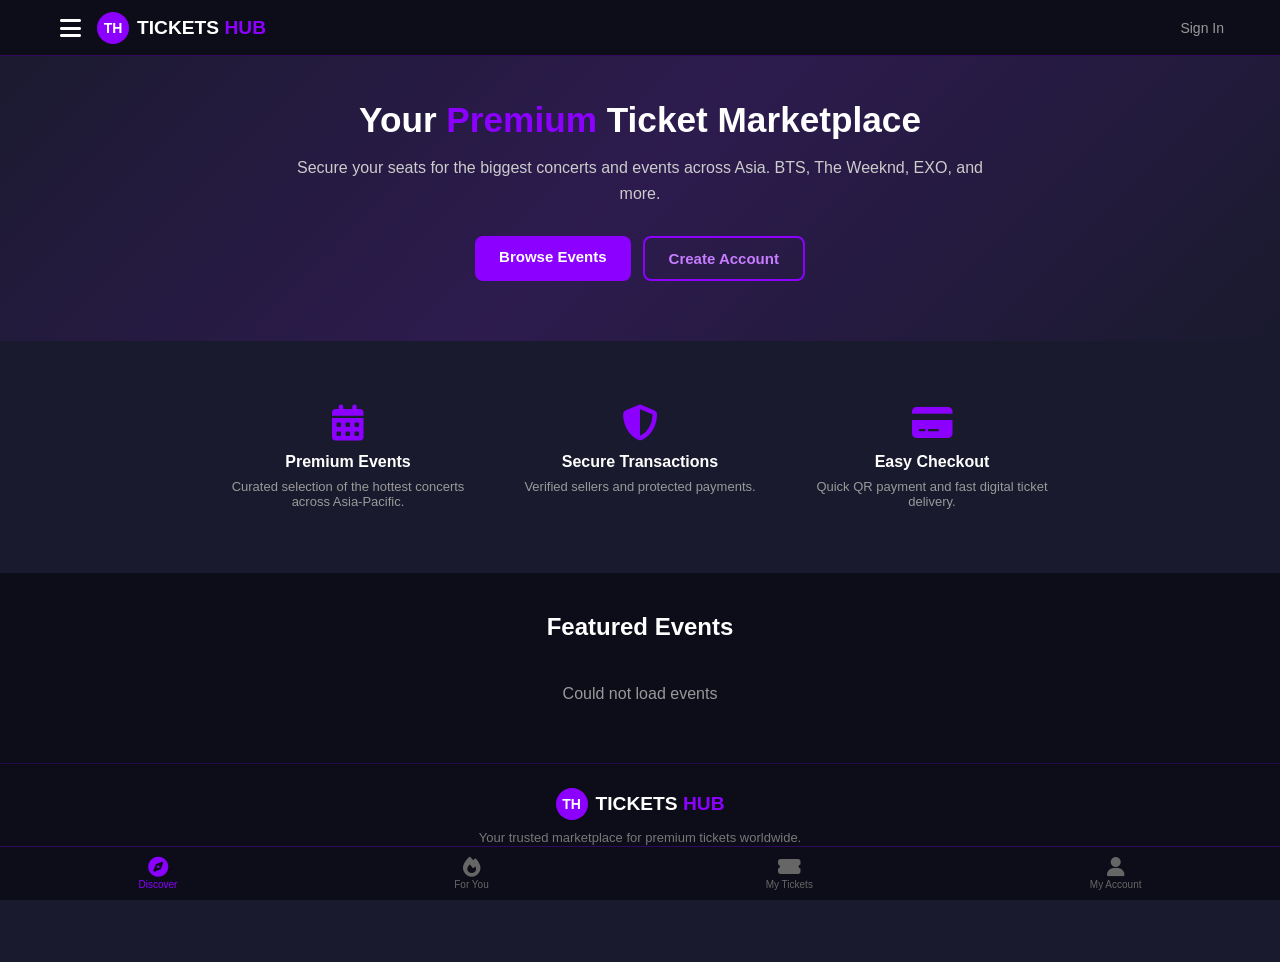
<file: index.html>
<!DOCTYPE html>
<html lang="en">
<head>
  <meta charset="UTF-8">
  <meta name="viewport" content="width=device-width, initial-scale=1.0">
  <title>TICKETS HUB</title>
  <link rel="stylesheet" href="style.css">
  <link rel="stylesheet" href="https://cdnjs.cloudflare.com/ajax/libs/font-awesome/6.5.0/css/all.min.css">
</head>
<body>
  <!-- Top Bar -->
  <div class="top-bar">
    <div class="top-bar-content">
      <div style="display:flex;align-items:center;gap:12px">
        <!-- Hamburger Menu Button (three dashes) -->
        <button class="hamburger-btn" onclick="toggleHamburger()">
          <i class="fas fa-bars"></i>
        </button>
        <a href="index.html" class="logo">
          <div class="logo-icon">TH</div>
          <span>TICKETS <span class="purple">HUB</span></span>
        </a>
      </div>
      <div id="userGreeting" class="user-greeting"></div>
    </div>
  </div>

  <!-- Hamburger Menu Overlay -->
  <div class="menu-overlay" id="menuOverlay" onclick="toggleHamburger()"></div>
  
  <!-- Hamburger Menu -->
  <div class="hamburger-menu" id="hamburgerMenu">
    <div class="menu-section">Menu</div>
    <a href="index.html" class="active"><i class="fas fa-home"></i> Home</a>
    <a href="events.html"><i class="fas fa-fire"></i> For You</a>
    <a href="my-tickets.html"><i class="fas fa-ticket-alt"></i> My Tickets</a>
    <a href="cart.html"><i class="fas fa-shopping-cart"></i> Cart</a>
    <div class="menu-section">Account</div>
    <a href="account.html"><i class="fas fa-user"></i> My Account</a>
    <a href="login.html" id="menuLogin"><i class="fas fa-sign-in-alt"></i> Sign In</a>
    <a href="register.html" id="menuRegister"><i class="fas fa-user-plus"></i> Register</a>
    <div class="menu-section" id="adminMenuSection" style="display:none">Admin</div>
    <a href="admin.html" id="menuAdmin" style="display:none"><i class="fas fa-cog"></i> Admin Panel</a>
    <a href="#" id="menuLogout" style="display:none" onclick="logout()"><i class="fas fa-sign-out-alt"></i> Sign Out</a>
  </div>

  <!-- Hero Section -->
  <section class="hero">
    <div class="hero-content">
      <h1>Your <span class="purple">Premium</span> Ticket Marketplace</h1>
      <p>Secure your seats for the biggest concerts and events across Asia. BTS, The Weeknd, EXO, and more.</p>
      <div class="hero-buttons">
        <a href="events.html" class="btn btn-primary">Browse Events</a>
        <a href="register.html" class="btn btn-outline">Create Account</a>
      </div>
    </div>
  </section>

  <!-- Features -->
  <section class="features">
    <div class="feature-card">
      <i class="fas fa-calendar-alt"></i>
      <h3>Premium Events</h3>
      <p>Curated selection of the hottest concerts across Asia-Pacific.</p>
    </div>
    <div class="feature-card">
      <i class="fas fa-shield-alt"></i>
      <h3>Secure Transactions</h3>
      <p>Verified sellers and protected payments.</p>
    </div>
    <div class="feature-card">
      <i class="fas fa-credit-card"></i>
      <h3>Easy Checkout</h3>
      <p>Quick QR payment and fast digital ticket delivery.</p>
    </div>
  </section>

  <!-- Featured Events -->
  <section class="featured-section">
    <h2>Featured Events</h2>
    <div class="events-grid" id="featuredEvents">
      <p class="text-gray" style="text-align:center;padding:20px;grid-column:1/-1">Loading events...</p>
    </div>
  </section>

  <!-- Bottom Navigation (Ticketmaster Style) -->
  <nav class="bottom-nav">
    <a href="index.html" class="bottom-nav-item active">
      <i class="fas fa-compass"></i>
      <span>Discover</span>
    </a>
    <a href="events.html" class="bottom-nav-item">
      <i class="fas fa-fire"></i>
      <span>For You</span>
    </a>
    <a href="my-tickets.html" class="bottom-nav-item">
      <i class="fas fa-ticket-alt"></i>
      <span>My Tickets</span>
    </a>
    <a href="account.html" class="bottom-nav-item">
      <i class="fas fa-user"></i>
      <span>My Account</span>
    </a>
  </nav>

  <footer>
    <div class="footer-content">
      <div class="logo" style="justify-content:center">
        <div class="logo-icon">TH</div>
        <span>TICKETS <span class="purple">HUB</span></span>
      </div>
      <p>Your trusted marketplace for premium tickets worldwide.</p>
      <p class="copyright">&copy; 2026 TICKETS HUB. All rights reserved.</p>
    </div>
  </footer>

  <script>
    const BACKEND_URL = 'https://tickets-hub10-backend.onrender.com';

    function toggleHamburger() {
      document.getElementById('hamburgerMenu').classList.toggle('show');
      document.getElementById('menuOverlay').classList.toggle('show');
    }

    function logout() {
      localStorage.removeItem('th_user');
      window.location.href = 'index.html';
    }

    function getCurrency(city) {
      if (city.includes('Korea')) return '₩';
      if (city.includes('Japan')) return '¥';
      if (city.includes('Thailand')) return '฿';
      if (city.includes('Malaysia')) return 'RM';
      if (city.includes('Philippines')) return '₱';
      return '₩';
    }

    // Show user greeting and update menu
    function checkUser() {
      const user = JSON.parse(localStorage.getItem('th_user') || 'null');
      const greeting = document.getElementById('userGreeting');
      const menuLogin = document.getElementById('menuLogin');
      const menuRegister = document.getElementById('menuRegister');
      const menuLogout = document.getElementById('menuLogout');
      const menuAdmin = document.getElementById('menuAdmin');
      const adminSection = document.getElementById('adminMenuSection');

      if (user) {
        greeting.innerHTML = `<span style="color:#C77DFF">Hi, ${user.name}</span>`;
        menuLogin.style.display = 'none';
        menuRegister.style.display = 'none';
        menuLogout.style.display = 'flex';
        
        if (user.isAdmin) {
          menuAdmin.style.display = 'flex';
          adminSection.style.display = 'block';
        }
      } else {
        greeting.innerHTML = `<a href="login.html" style="color:#999;text-decoration:none;font-size:14px">Sign In</a>`;
        menuLogin.style.display = 'flex';
        menuRegister.style.display = 'flex';
        menuLogout.style.display = 'none';
        menuAdmin.style.display = 'none';
        adminSection.style.display = 'none';
      }
    }

    async function loadFeaturedEvents() {
      const container = document.getElementById('featuredEvents');
      try {
        const res = await fetch(`${BACKEND_URL}/api/events`);
        const events = await res.json();
        
        if (!events || events.length === 0) {
          container.innerHTML = '<p class="text-gray" style="text-align:center;padding:20px;grid-column:1/-1">No events yet</p>';
          return;
        }

        const featured = events.slice(0, 6);
        container.innerHTML = featured.map(ev => {
          const currency = getCurrency(ev.city);
          return `
            <div class="event-card" onclick="location.href='events.html'">
              <div class="event-img" style="background-image:url('${ev.image}')"></div>
              <div class="event-info">
                <h3>${ev.name}</h3>
                <p><i class="fas fa-calendar"></i> ${new Date(ev.date + 'T00:00:00').toLocaleDateString('en-US', { year: 'numeric', month: 'long', day: 'numeric' })}</p>
                <p><i class="fas fa-map-marker-alt"></i> ${ev.venue}</p>
                <span class="price">From ${currency}${(ev.stdPrice || 0).toLocaleString()}</span>
              </div>
            </div>`;
        }).join('');
      } catch (e) {
        container.innerHTML = '<p class="text-gray" style="text-align:center;padding:20px;grid-column:1/-1">Could not load events</p>';
      }
    }

    checkUser();
    loadFeaturedEvents();
  </script>
</body>
  </html>
</file>
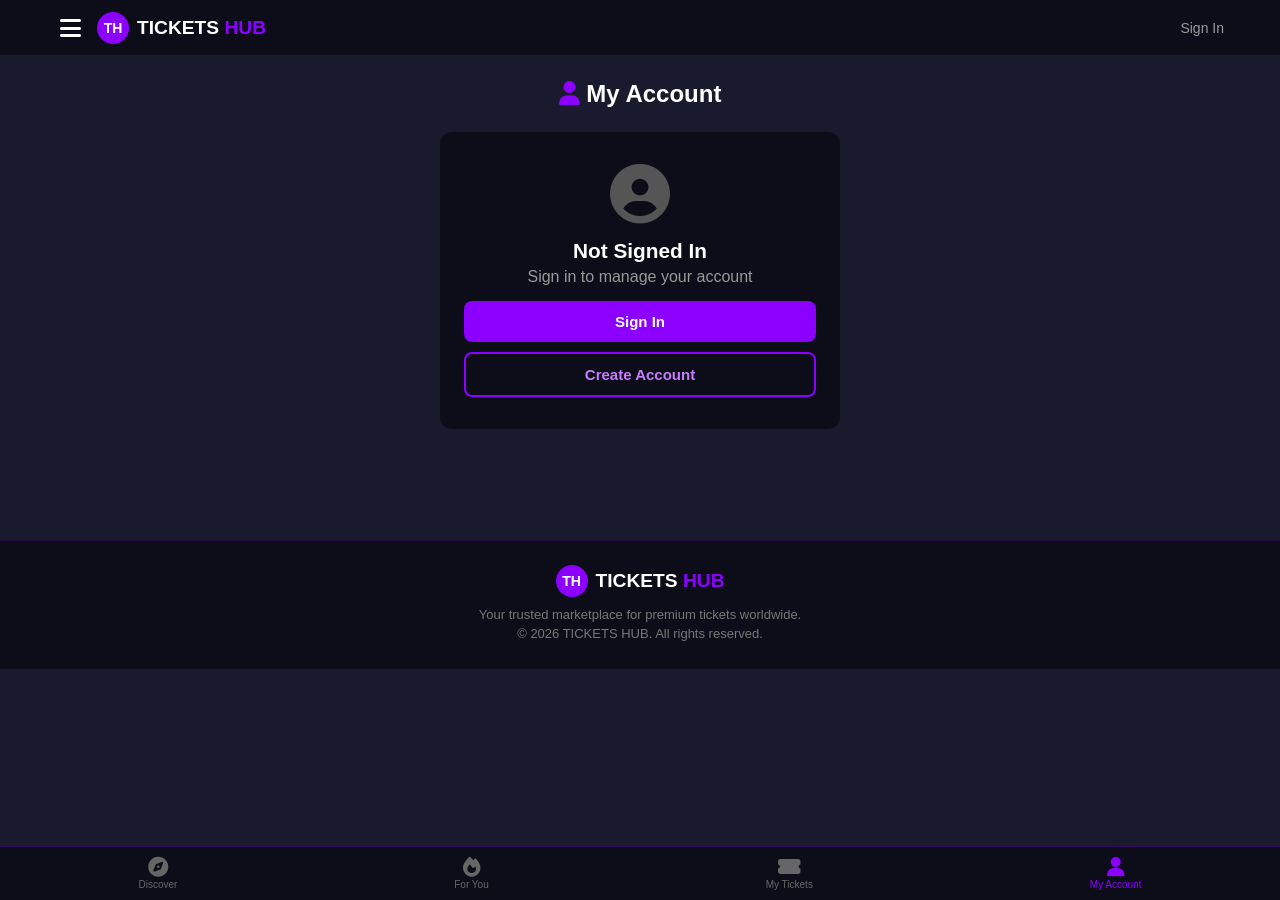
<file: account.html>
<!DOCTYPE html>
<html lang="en">
<head>
  <meta charset="UTF-8">
  <meta name="viewport" content="width=device-width, initial-scale=1.0">
  <title>My Account — TICKETS HUB</title>
  <link rel="stylesheet" href="style.css">
  <link rel="stylesheet" href="https://cdnjs.cloudflare.com/ajax/libs/font-awesome/6.5.0/css/all.min.css">
</head>
<body>
  <div class="top-bar">
    <div class="top-bar-content">
      <div style="display:flex;align-items:center;gap:12px">
        <button class="hamburger-btn" onclick="toggleHamburger()">
          <i class="fas fa-bars"></i>
        </button>
        <a href="index.html" class="logo">
          <div class="logo-icon">TH</div>
          <span>TICKETS <span class="purple">HUB</span></span>
        </a>
      </div>
      <div id="userGreeting" class="user-greeting"></div>
    </div>
  </div>

  <div class="menu-overlay" id="menuOverlay" onclick="toggleHamburger()"></div>
  <div class="hamburger-menu" id="hamburgerMenu">
    <div class="menu-section">Menu</div>
    <a href="index.html"><i class="fas fa-home"></i> Home</a>
    <a href="events.html"><i class="fas fa-fire"></i> For You</a>
    <a href="my-tickets.html"><i class="fas fa-ticket-alt"></i> My Tickets</a>
    <a href="cart.html"><i class="fas fa-shopping-cart"></i> Cart</a>
    <div class="menu-section">Account</div>
    <a href="account.html" class="active"><i class="fas fa-user"></i> My Account</a>
    <a href="login.html" id="menuLogin"><i class="fas fa-sign-in-alt"></i> Sign In</a>
    <a href="register.html" id="menuRegister"><i class="fas fa-user-plus"></i> Register</a>
    <div class="menu-section" id="adminMenuSection" style="display:none">Admin</div>
    <a href="admin.html" id="menuAdmin" style="display:none"><i class="fas fa-cog"></i> Admin Panel</a>
    <a href="#" id="menuLogout" style="display:none" onclick="logout()"><i class="fas fa-sign-out-alt"></i> Sign Out</a>
  </div>

  <section class="page-section">
    <h1><i class="fas fa-user purple"></i> My Account</h1>
    <div id="accountContainer">
      <div class="auth-box" style="margin:20px auto;text-align:center">
        <p class="text-gray">Loading...</p>
      </div>
    </div>
  </section>

  <nav class="bottom-nav">
    <a href="index.html" class="bottom-nav-item">
      <i class="fas fa-compass"></i>
      <span>Discover</span>
    </a>
    <a href="events.html" class="bottom-nav-item">
      <i class="fas fa-fire"></i>
      <span>For You</span>
    </a>
    <a href="my-tickets.html" class="bottom-nav-item">
      <i class="fas fa-ticket-alt"></i>
      <span>My Tickets</span>
    </a>
    <a href="account.html" class="bottom-nav-item active">
      <i class="fas fa-user"></i>
      <span>My Account</span>
    </a>
  </nav>

  <footer>
    <div class="footer-content">
      <div class="logo" style="justify-content:center">
        <div class="logo-icon">TH</div>
        <span>TICKETS <span class="purple">HUB</span></span>
      </div>
      <p>Your trusted marketplace for premium tickets worldwide.</p>
      <p class="copyright">&copy; 2026 TICKETS HUB. All rights reserved.</p>
    </div>
  </footer>

  <script>
    function toggleHamburger() {
      document.getElementById('hamburgerMenu').classList.toggle('show');
      document.getElementById('menuOverlay').classList.toggle('show');
    }

    function logout() {
      localStorage.removeItem('th_user');
      window.location.href = 'index.html';
    }

    function checkUser() {
      const user = JSON.parse(localStorage.getItem('th_user') || 'null');
      const greeting = document.getElementById('userGreeting');
      const menuLogin = document.getElementById('menuLogin');
      const menuRegister = document.getElementById('menuRegister');
      const menuLogout = document.getElementById('menuLogout');
      const menuAdmin = document.getElementById('menuAdmin');
      const adminSection = document.getElementById('adminMenuSection');
      const container = document.getElementById('accountContainer');

      if (user) {
        greeting.innerHTML = `<span style="color:#C77DFF">Hi, ${user.name}</span>`;
        menuLogin.style.display = 'none';
        menuRegister.style.display = 'none';
        menuLogout.style.display = 'flex';
        
        if (user.isAdmin) {
          menuAdmin.style.display = 'flex';
          adminSection.style.display = 'block';
        }

        let adminLink = '';
        if (user.isAdmin) {
          adminLink = `<a href="admin.html" class="btn btn-primary btn-block" style="margin-top:15px">Go to Admin Dashboard</a>`;
        }

        container.innerHTML = `
          <div class="auth-box" style="margin:20px auto">
            <div style="text-align:center">
              <div style="width:70px;height:70px;background:#8B00FF;border-radius:50%;display:flex;align-items:center;justify-content:center;margin:0 auto 15px;font-size:28px;color:white;font-weight:bold">${user.name.charAt(0).toUpperCase()}</div>
              <h2>${user.name}</h2>
              <p class="text-gray">${user.email}</p>
              ${user.isAdmin ? '<p style="color:#C77DFF;font-size:13px;margin-top:5px">🔑 Admin Account</p>' : ''}
            </div>
            ${adminLink}
            <button onclick="logout()" class="btn btn-outline btn-block" style="margin-top:10px">Sign Out</button>
          </div>`;
      } else {
        greeting.innerHTML = `<a href="login.html" style="color:#999;text-decoration:none;font-size:14px">Sign In</a>`;
        menuLogin.style.display = 'flex';
        menuRegister.style.display = 'flex';
        menuLogout.style.display = 'none';
        menuAdmin.style.display = 'none';
        adminSection.style.display = 'none';

        container.innerHTML = `
          <div class="auth-box" style="margin:20px auto;text-align:center">
            <i class="fas fa-user-circle" style="font-size:60px;color:#555;margin-bottom:15px"></i>
            <h2>Not Signed In</h2>
            <p class="text-gray">Sign in to manage your account</p>
            <a href="login.html" class="btn btn-primary btn-block" style="margin-top:15px">Sign In</a>
            <a href="register.html" class="btn btn-outline btn-block" style="margin-top:10px">Create Account</a>
          </div>`;
      }
    }

    checkUser();
  </script>
</body>
</html>
</file>
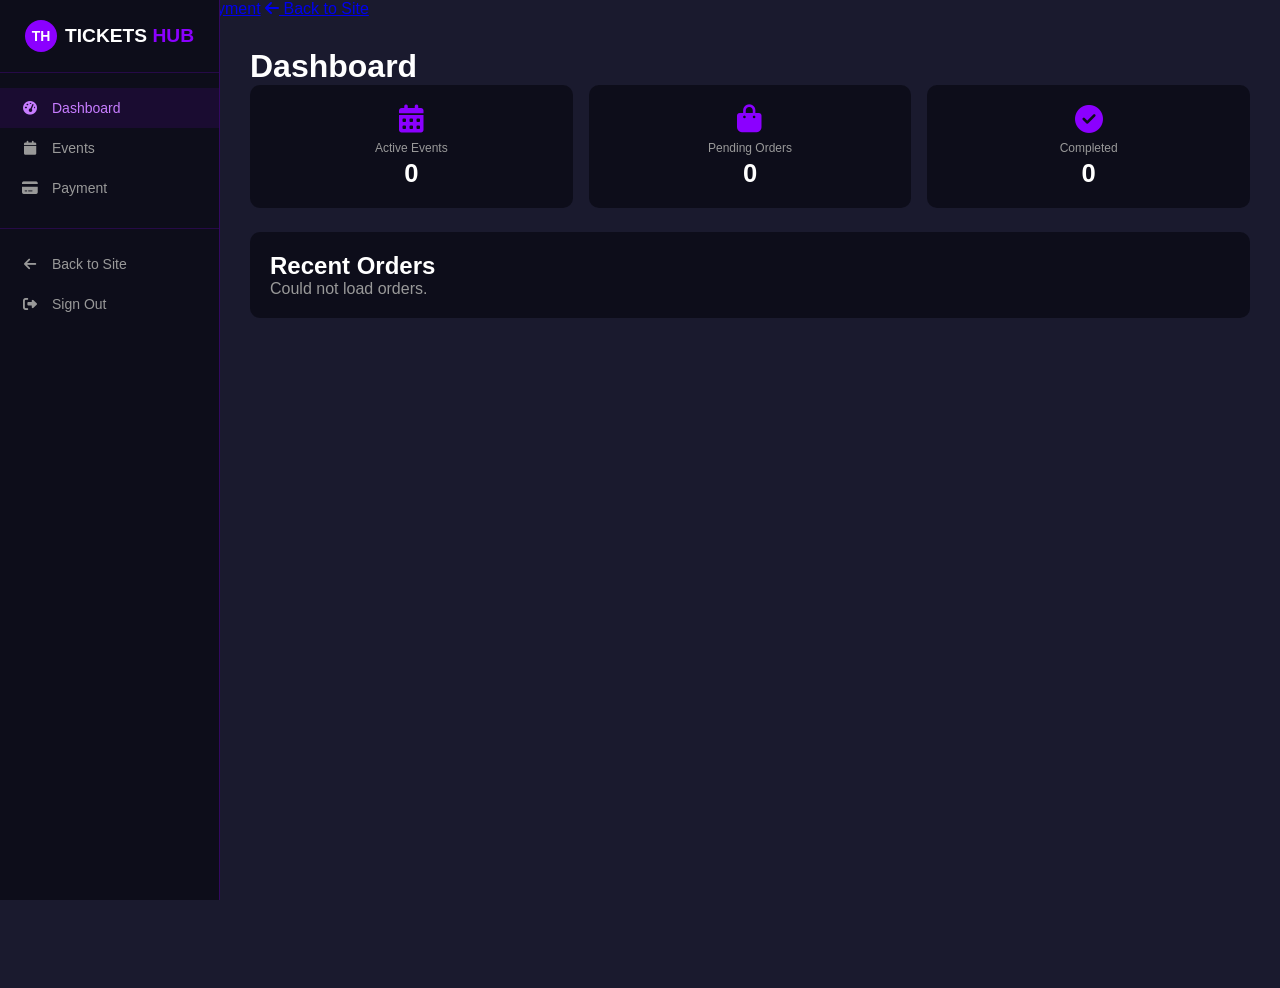
<file: admin.html>
<!DOCTYPE html>
<html lang="en">
<head>
  <meta charset="UTF-8">
  <meta name="viewport" content="width=device-width, initial-scale=1.0">
  <title>Admin — TICKETS HUB</title>
  <link rel="stylesheet" href="style.css">
  <link rel="stylesheet" href="https://cdnjs.cloudflare.com/ajax/libs/font-awesome/6.5.0/css/all.min.css">
  <style>
    .admin-layout { display:flex; min-height:100vh; }
    .admin-sidebar { width:220px; background:#0D0D1A; border-right:1px solid rgba(139,0,255,0.3); padding:20px 0; position:fixed; top:0; left:0; bottom:0; z-index:100; }
    .admin-sidebar .logo { padding:0 20px 20px; border-bottom:1px solid rgba(139,0,255,0.2); margin-bottom:15px; }
    .admin-sidebar a { display:flex; align-items:center; gap:12px; padding:12px 20px; color:#999; text-decoration:none; transition:0.2s; font-size:14px; }
    .admin-sidebar a:hover, .admin-sidebar a.active { background:rgba(139,0,255,0.1); color:#C77DFF; }
    .admin-sidebar a i { width:20px; text-align:center; }
    .admin-content { margin-left:220px; flex:1; padding:30px; min-height:100vh; }
    .admin-mobile-header { display:none; }
    @media (max-width:768px) {
      .admin-sidebar { display:none; }
      .admin-content { margin-left:0; padding:15px; padding-top:60px; }
      .admin-mobile-header { display:flex; position:fixed; top:0; left:0; right:0; background:#0D0D1A; padding:15px; border-bottom:1px solid rgba(139,0,255,0.3); z-index:99; align-items:center; justify-content:space-between; }
      .admin-mobile-menu-btn { background:none; border:none; color:white; font-size:24px; cursor:pointer; }
      .admin-mobile-menu { display:none; position:fixed; top:60px; left:0; right:0; background:#0D0D1A; border-bottom:2px solid #8B00FF; z-index:98; }
      .admin-mobile-menu.show { display:block; }
      .admin-mobile-menu a { display:block; padding:15px 20px; color:#999; text-decoration:none; border-bottom:1px solid rgba(255,255,255,0.05); }
      .admin-mobile-menu a:hover, .admin-mobile-menu a.active { color:#C77DFF; background:rgba(139,0,255,0.1); }
    }
  </style>
</head>
<body>
  <!-- Mobile Header -->
  <div class="admin-mobile-header">
    <div class="logo">
      <div class="logo-icon">TH</div>
      <span>TICKETS <span class="purple">HUB</span> <span style="font-size:10px;background:#8B00FF;padding:2px 6px;border-radius:4px">ADMIN</span></span>
    </div>
    <button class="admin-mobile-menu-btn" onclick="toggleMobileMenu()"><i class="fas fa-bars"></i></button>
  </div>
  <div class="admin-mobile-menu" id="mobileMenu">
    <a href="#" onclick="showSection('dashboard');toggleMobileMenu()" class="active"><i class="fas fa-tachometer-alt"></i> Dashboard</a>
    <a href="#" onclick="showSection('events');toggleMobileMenu()"><i class="fas fa-calendar"></i> Events</a>
    <a href="#" onclick="showSection('payment');toggleMobileMenu()"><i class="fas fa-credit-card"></i> Payment</a>
    <a href="index.html"><i class="fas fa-arrow-left"></i> Back to Site</a>
  </div>

  <div class="admin-layout">
    <!-- Sidebar (Desktop) -->
    <div class="admin-sidebar">
      <div class="logo" style="justify-content:center">
        <div class="logo-icon">TH</div>
        <span>TICKETS <span class="purple">HUB</span></span>
      </div>
      <a href="#" onclick="showSection('dashboard')" class="active" id="side-dashboard"><i class="fas fa-tachometer-alt"></i> Dashboard</a>
      <a href="#" onclick="showSection('events')" id="side-events"><i class="fas fa-calendar"></i> Events</a>
      <a href="#" onclick="showSection('payment')" id="side-payment"><i class="fas fa-credit-card"></i> Payment</a>
      <div style="border-top:1px solid rgba(139,0,255,0.2);margin-top:20px;padding-top:15px">
        <a href="index.html"><i class="fas fa-arrow-left"></i> Back to Site</a>
        <a href="#" onclick="logout()"><i class="fas fa-sign-out-alt"></i> Sign Out</a>
      </div>
    </div>

    <!-- Main Content -->
    <div class="admin-content">
      <div id="statusBanner" style="background:#1a3a1a;border:1px solid #4CAF50;padding:10px 15px;border-radius:8px;margin-bottom:20px;text-align:center;display:none"></div>

      <!-- Dashboard Section -->
      <div id="section-dashboard">
        <h1>Dashboard</h1>
        <div class="stats-grid">
          <div class="stat-card">
            <i class="fas fa-calendar-alt"></i>
            <p class="stat-label">Active Events</p>
            <p class="stat-number" id="activeEvents">0</p>
          </div>
          <div class="stat-card">
            <i class="fas fa-shopping-bag"></i>
            <p class="stat-label">Pending Orders</p>
            <p class="stat-number" id="pendingCount">0</p>
          </div>
          <div class="stat-card">
            <i class="fas fa-check-circle"></i>
            <p class="stat-label">Completed</p>
            <p class="stat-number" id="completedCount">0</p>
          </div>
        </div>

        <div class="admin-section">
          <h2>Recent Orders</h2>
          <div id="ordersContainer"><p class="text-gray">Loading...</p></div>
        </div>
      </div>

      <!-- Events Section -->
      <div id="section-events" style="display:none">
        <div class="section-header" style="display:flex;justify-content:space-between;align-items:center;margin-bottom:20px">
          <h1>Manage Events</h1>
          <button class="btn btn-primary" onclick="showModal('eventModal')">+ Add Event</button>
        </div>
        <div class="admin-section">
          <div class="table-container">
            <table>
              <thead>
                <tr><th>Event</th><th>Date</th><th>Venue</th><th>Prices</th><th>Actions</th></tr>
              </thead>
              <tbody id="eventsTable"><tr><td colspan="5" style="text-align:center;padding:20px;color:#666">Loading...</td></tr></tbody>
            </table>
          </div>
        </div>
      </div>

      <!-- Payment Section -->
      <div id="section-payment" style="display:none">
        <h1>Payment Settings</h1>
        <div class="admin-section">
          <div class="section-header" style="display:flex;justify-content:space-between;align-items:center;margin-bottom:20px">
            <h2>QR Code & Bank Details</h2>
            <button class="btn btn-primary" onclick="showModal('settingsModal')">Edit Settings</button>
          </div>
          <div id="paymentSettingsDisplay">
            <p class="text-gray">Loading...</p>
          </div>
          <div id="qrPreview" style="text-align:center;padding:20px;margin-top:10px"></div>
        </div>
      </div>
    </div>
  </div>

  <!-- Event Modal -->
  <div id="eventModal" class="modal" style="display:none">
    <div class="modal-content">
      <span class="close" onclick="closeModal('eventModal')">&times;</span>
      <h2 id="eventModalTitle">Add New Event</h2>
      <form id="eventForm">
        <input type="hidden" id="editEventId">
        <input type="text" id="eventName" placeholder="Event Name" required>
        <input type="date" id="eventDate" required>
        <input type="text" id="eventVenue" placeholder="Venue" required>
        <input type="text" id="eventCity" placeholder="City, Country" required>
        <input type="number" id="eventVipPrice" placeholder="VIP Price" required>
        <input type="number" id="eventStdPrice" placeholder="Standard Price" required>
        <input type="url" id="eventImage" placeholder="Image URL" required>
        <button type="submit" class="btn btn-primary btn-block" id="eventSubmitBtn">Add Event</button>
      </form>
    </div>
  </div>

  <!-- Settings Modal -->
  <div id="settingsModal" class="modal" style="display:none">
    <div class="modal-content">
      <span class="close" onclick="closeModal('settingsModal')">&times;</span>
      <h2>Payment Settings</h2>
      <form id="settingsForm">
        <label style="color:#999;font-size:13px;display:block;margin-top:10px">QR Code Image URL</label>
        <input type="url" id="qrUrl" placeholder="Paste QR code image URL">
        <label style="color:#999;font-size:13px;display:block;margin-top:10px">Bank Name</label>
        <input type="text" id="bankName" placeholder="e.g. KB Kookmin Bank">
        <label style="color:#999;font-size:13px;display:block;margin-top:10px">Account Name</label>
        <input type="text" id="accountName" placeholder="e.g. Kim Sancho">
        <label style="color:#999;font-size:13px;display:block;margin-top:10px">Account Number</label>
        <input type="text" id="accountNumber" placeholder="e.g. 1234-56-789">
        <button type="submit" class="btn btn-primary btn-block" style="margin-top:20px">Save Settings</button>
      </form>
    </div>
  </div>

  <script>
    const BACKEND_URL = 'https://tickets-hub10-backend.onrender.com';

    function toggleMobileMenu() { document.getElementById('mobileMenu').classList.toggle('show'); }

    function showSection(name) {
      // Hide all sections
      document.querySelectorAll('[id^="section-"]').forEach(s => s.style.display = 'none');
      // Show selected
      document.getElementById(`section-${name}`).style.display = 'block';
      // Update sidebar active state
      document.querySelectorAll('.admin-sidebar a').forEach(a => a.classList.remove('active'));
      const side = document.getElementById(`side-${name}`);
      if (side) side.classList.add('active');
      // Update mobile menu active
      document.querySelectorAll('.admin-mobile-menu a').forEach(a => a.classList.remove('active'));
    }

    function showStatus(msg, type) {
      const banner = document.getElementById('statusBanner');
      banner.style.display = 'block';
      banner.style.background = type === 'error' ? '#2d1b1b' : '#1a3a1a';
      banner.style.borderColor = type === 'error' ? '#ff4444' : '#4CAF50';
      banner.style.color = type === 'error' ? '#ff6666' : '#4CAF50';
      banner.textContent = msg;
      setTimeout(() => { banner.style.display = 'none'; }, 5000);
    }

    function showModal(id) { document.getElementById(id).style.display = 'flex'; }
    function closeModal(id) { document.getElementById(id).style.display = 'none'; }
    window.onclick = function(e) { if (e.target.classList.contains('modal')) e.target.style.display = 'none'; }

    function logout() { localStorage.removeItem('th_user'); window.location.href = 'index.html'; }

    // ===== EVENTS =====
    async function loadEvents() {
      try {
        const res = await fetch(`${BACKEND_URL}/api/events`);
        const events = await res.json();
        document.getElementById('activeEvents').textContent = events.length;
        
        const tbody = document.getElementById('eventsTable');
        if (events.length === 0) {
          tbody.innerHTML = '<tr><td colspan="5" style="text-align:center;padding:20px;color:#666">No events. Click "+ Add Event" to start.</td></tr>';
          return;
        }
        tbody.innerHTML = events.map(ev => `
          <tr>
            <td>${ev.name}</td>
            <td>${ev.date}</td>
            <td>${ev.venue}</td>
            <td style="font-size:13px">VIP: ${(ev.vipPrice||0).toLocaleString()}<br>Std: ${(ev.stdPrice||0).toLocaleString()}</td>
            <td><button class="btn-edit" onclick="editEvent(${ev.id})">Edit</button> <button class="btn-delete" onclick="deleteEvent(${ev.id})">Delete</button></td>
          </tr>
        `).join('');
      } catch (e) {
        document.getElementById('eventsTable').innerHTML = '<tr><td colspan="5" style="text-align:center;color:#ff4444;padding:20px">Error loading events</td></tr>';
      }
    }

    document.getElementById('eventForm').addEventListener('submit', async function(e) {
      e.preventDefault();
      const editId = document.getElementById('editEventId').value;
      const data = {
        name: document.getElementById('eventName').value,
        date: document.getElementById('eventDate').value,
        venue: document.getElementById('eventVenue').value,
        city: document.getElementById('eventCity').value,
        vipPrice: parseInt(document.getElementById('eventVipPrice').value),
        stdPrice: parseInt(document.getElementById('eventStdPrice').value),
        image: document.getElementById('eventImage').value
      };
      try {
        let res;
        if (editId) {
          res = await fetch(`${BACKEND_URL}/api/events/${editId}`, { method: 'PUT', headers: { 'Content-Type': 'application/json' }, body: JSON.stringify(data) });
        } else {
          res = await fetch(`${BACKEND_URL}/api/events`, { method: 'POST', headers: { 'Content-Type': 'application/json' }, body: JSON.stringify(data) });
        }
        const result = await res.json();
        if (result.success) {
          showStatus(editId ? 'Event updated!' : 'Event added!', 'success');
          this.reset();
          document.getElementById('editEventId').value = '';
          document.getElementById('eventSubmitBtn').textContent = 'Add Event';
          document.getElementById('eventModalTitle').textContent = 'Add New Event';
          closeModal('eventModal');
          loadEvents();
        }
      } catch (e) { showStatus('Error saving event', 'error'); }
    });

    async function editEvent(id) {
      try {
        const res = await fetch(`${BACKEND_URL}/api/events`);
        const events = await res.json();
        const ev = events.find(e => e.id == id);
        if (!ev) return;
        document.getElementById('editEventId').value = id;
        document.getElementById('eventName').value = ev.name;
        document.getElementById('eventDate').value = ev.date;
        document.getElementById('eventVenue').value = ev.venue;
        document.getElementById('eventCity').value = ev.city;
        document.getElementById('eventVipPrice').value = ev.vipPrice;
        document.getElementById('eventStdPrice').value = ev.stdPrice;
        document.getElementById('eventImage').value = ev.image;
        document.getElementById('eventSubmitBtn').textContent = 'Update Event';
        document.getElementById('eventModalTitle').textContent = 'Edit Event';
        showModal('eventModal');
      } catch (e) { showStatus('Error loading event', 'error'); }
    }

    async function deleteEvent(id) {
      if (!confirm('Delete this event?')) return;
      try {
        const res = await fetch(`${BACKEND_URL}/api/events/${id}`, { method: 'DELETE' });
        const result = await res.json();
        if (result.success) { showStatus('Event deleted', 'success'); loadEvents(); }
      } catch (e) { showStatus('Error deleting event', 'error'); }
    }

    // ===== SETTINGS =====
    async function loadSettings() {
      try {
        const res = await fetch(`${BACKEND_URL}/api/settings`);
        const s = await res.json();
        document.getElementById('paymentSettingsDisplay').innerHTML = `
          <p class="text-gray" style="margin-bottom:5px">💳 <strong>Bank:</strong> ${s.bankName || 'Not set'}</p>
          <p class="text-gray" style="margin-bottom:5px">👤 <strong>Account:</strong> ${s.accountName || 'Not set'}</p>
          <p class="text-gray" style="margin-bottom:5px">🔢 <strong>Account No:</strong> ${s.accountNumber || 'Not set'}</p>`;
        const preview = document.getElementById('qrPreview');
        if (s.qrCode) {
          preview.innerHTML = `<img src="${s.qrCode}" alt="QR" style="max-width:150px;border-radius:8px;border:2px solid #8B00FF;padding:5px;background:white">`;
        } else {
          preview.innerHTML = '<p class="text-gray">No QR code set.</p>';
        }
        document.getElementById('qrUrl').value = s.qrCode || '';
        document.getElementById('bankName').value = s.bankName || '';
        document.getElementById('accountName').value = s.accountName || '';
        document.getElementById('accountNumber').value = s.accountNumber || '';
      } catch (e) {
        document.getElementById('paymentSettingsDisplay').innerHTML = '<p class="text-gray">Could not load settings.</p>';
      }
    }

    document.getElementById('settingsForm').addEventListener('submit', async function(e) {
      e.preventDefault();
      try {
        const res = await fetch(`${BACKEND_URL}/api/settings`, { method: 'POST', headers: { 'Content-Type': 'application/json' }, body: JSON.stringify({
          qrCode: document.getElementById('qrUrl').value,
          bankName: document.getElementById('bankName').value,
          accountName: document.getElementById('accountName').value,
          accountNumber: document.getElementById('accountNumber').value
        })});
        const result = await res.json();
        if (result.success) { showStatus('Settings saved!', 'success'); closeModal('settingsModal'); loadSettings(); }
      } catch (e) { showStatus('Error saving settings', 'error'); }
    });

    // ===== ORDERS =====
    async function loadOrders() {
      try {
        const res = await fetch(`${BACKEND_URL}/api/orders`);
        const orders = await res.json();
        const pending = orders.filter(o => o.status === 'pending');
        const completed = orders.filter(o => o.status === 'completed');
        document.getElementById('pendingCount').textContent = pending.length;
        document.getElementById('completedCount').textContent = completed.length;

        const container = document.getElementById('ordersContainer');
        if (orders.length === 0) {
          container.innerHTML = '<p class="text-gray">No orders yet.</p>';
          return;
        }

        container.innerHTML = orders.map(order => `
          <div class="order-card" style="margin-bottom:10px">
            <div style="display:flex;justify-content:space-between;align-items:start;flex-wrap:wrap;gap:8px">
              <div>
                <p><strong>${order.customer.name}</strong> &mdash; ${order.customer.email}</p>
                <p class="text-gray" style="font-size:13px">📞 ${order.customer.phone} &middot; 🌍 ${order.customer.country}</p>
                <p class="text-gray" style="font-size:13px">${order.items.length} item(s) &middot; Total: ₩${(order.total || 0).toLocaleString()}</p>
                <p class="text-gray" style="font-size:12px">Order #${order.id} &middot; ${new Date(order.date).toLocaleString()}</p>
              </div>
              <div style="text-align:right"><span class="badge ${order.status === 'completed' ? 'standard' : ''}">${order.status}</span></div>
            </div>
            <div style="margin-top:8px;font-size:13px;color:#ccc">
              ${(order.items||[]).map(item => `<div>🎫 ${item.name} (${item.category}) x${item.qty||1}</div>`).join('')}
            </div>
            ${order.status === 'pending' ? `<div style="margin-top:10px"><button class="btn btn-primary btn-sm" onclick="completeOrder(${order.id})">Mark Complete</button></div>` : ''}
          </div>
        `).join('');
      } catch (e) {
        document.getElementById('ordersContainer').innerHTML = '<p class="text-gray">Could not load orders.</p>';
      }
    }

    async function completeOrder(id) {
      try {
        const res = await fetch(`${BACKEND_URL}/api/orders/${id}/complete`, { method: 'PUT' });
        const result = await res.json();
        if (result.success) { showStatus('Order completed!', 'success'); loadOrders(); }
      } catch (e) { showStatus('Error updating order', 'error'); }
    }

    loadEvents();
    loadSettings();
    loadOrders();
  </script>
</body>
  </html>
</file>
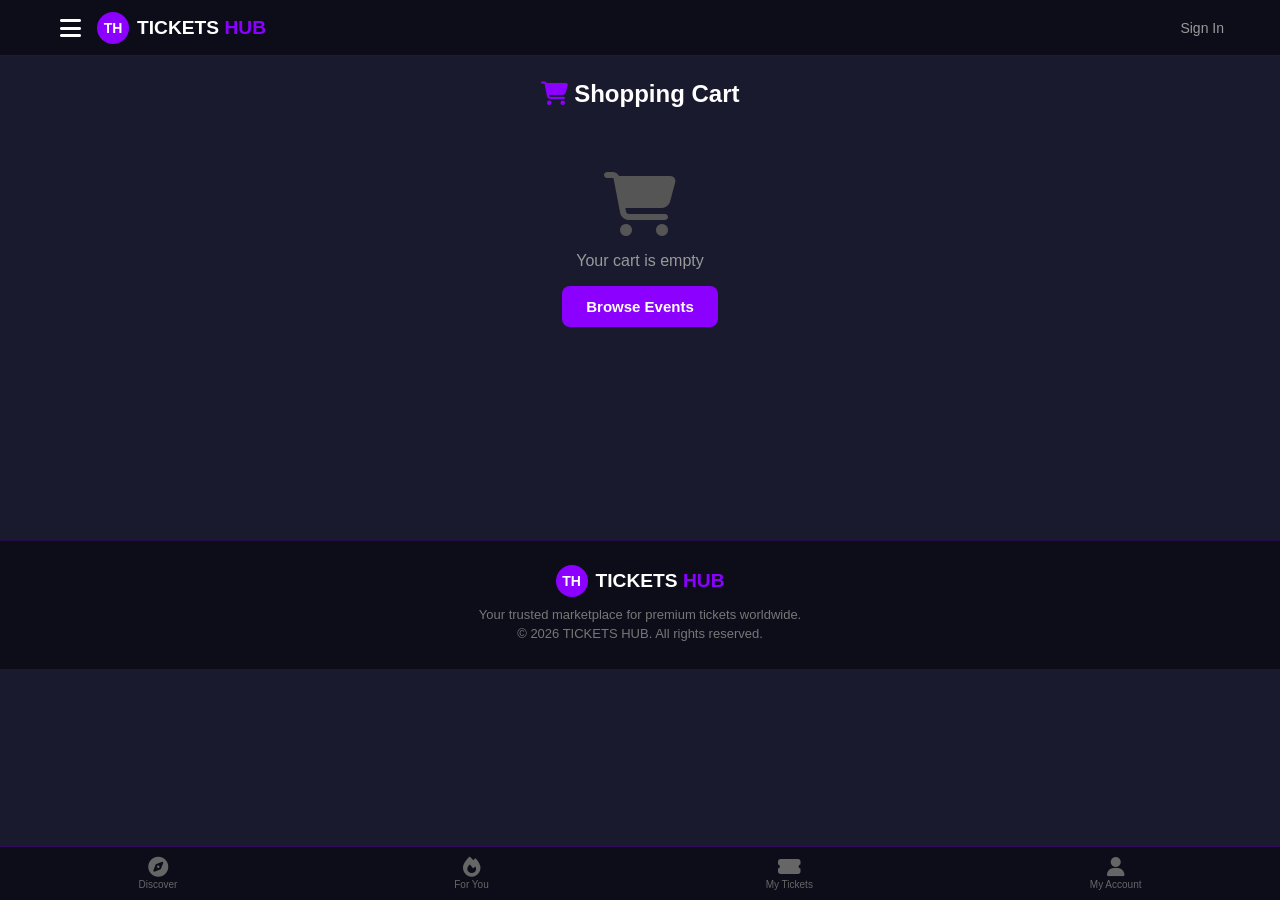
<file: cart.html>
<!DOCTYPE html>
<html lang="en">
<head>
  <meta charset="UTF-8">
  <meta name="viewport" content="width=device-width, initial-scale=1.0">
  <title>Cart — TICKETS HUB</title>
  <link rel="stylesheet" href="style.css">
  <link rel="stylesheet" href="https://cdnjs.cloudflare.com/ajax/libs/font-awesome/6.5.0/css/all.min.css">
</head>
<body>
  <div class="top-bar">
    <div class="top-bar-content">
      <div style="display:flex;align-items:center;gap:12px">
        <button class="hamburger-btn" onclick="toggleHamburger()">
          <i class="fas fa-bars"></i>
        </button>
        <a href="index.html" class="logo">
          <div class="logo-icon">TH</div>
          <span>TICKETS <span class="purple">HUB</span></span>
        </a>
      </div>
      <div id="userGreeting" class="user-greeting"></div>
    </div>
  </div>

  <div class="menu-overlay" id="menuOverlay" onclick="toggleHamburger()"></div>
  <div class="hamburger-menu" id="hamburgerMenu">
    <div class="menu-section">Menu</div>
    <a href="index.html"><i class="fas fa-home"></i> Home</a>
    <a href="events.html"><i class="fas fa-fire"></i> For You</a>
    <a href="my-tickets.html"><i class="fas fa-ticket-alt"></i> My Tickets</a>
    <a href="cart.html" class="active"><i class="fas fa-shopping-cart"></i> Cart</a>
    <div class="menu-section">Account</div>
    <a href="account.html"><i class="fas fa-user"></i> My Account</a>
    <a href="login.html" id="menuLogin"><i class="fas fa-sign-in-alt"></i> Sign In</a>
    <a href="register.html" id="menuRegister"><i class="fas fa-user-plus"></i> Register</a>
    <div class="menu-section" id="adminMenuSection" style="display:none">Admin</div>
    <a href="admin.html" id="menuAdmin" style="display:none"><i class="fas fa-cog"></i> Admin Panel</a>
    <a href="#" id="menuLogout" style="display:none" onclick="logout()"><i class="fas fa-sign-out-alt"></i> Sign Out</a>
  </div>

  <section class="page-section">
    <h1><i class="fas fa-shopping-cart purple"></i> Shopping Cart</h1>
    <div id="cartContainer"></div>
  </section>

  <nav class="bottom-nav">
    <a href="index.html" class="bottom-nav-item">
      <i class="fas fa-compass"></i>
      <span>Discover</span>
    </a>
    <a href="events.html" class="bottom-nav-item">
      <i class="fas fa-fire"></i>
      <span>For You</span>
    </a>
    <a href="my-tickets.html" class="bottom-nav-item">
      <i class="fas fa-ticket-alt"></i>
      <span>My Tickets</span>
    </a>
    <a href="account.html" class="bottom-nav-item">
      <i class="fas fa-user"></i>
      <span>My Account</span>
    </a>
  </nav>

  <footer>
    <div class="footer-content">
      <div class="logo" style="justify-content:center">
        <div class="logo-icon">TH</div>
        <span>TICKETS <span class="purple">HUB</span></span>
      </div>
      <p>Your trusted marketplace for premium tickets worldwide.</p>
      <p class="copyright">&copy; 2026 TICKETS HUB. All rights reserved.</p>
    </div>
  </footer>

  <script>
    function toggleHamburger() {
      document.getElementById('hamburgerMenu').classList.toggle('show');
      document.getElementById('menuOverlay').classList.toggle('show');
    }

    function logout() {
      localStorage.removeItem('th_user');
      window.location.href = 'index.html';
    }

    function checkUser() {
      const user = JSON.parse(localStorage.getItem('th_user') || 'null');
      const greeting = document.getElementById('userGreeting');
      const menuLogin = document.getElementById('menuLogin');
      const menuRegister = document.getElementById('menuRegister');
      const menuLogout = document.getElementById('menuLogout');
      const menuAdmin = document.getElementById('menuAdmin');
      const adminSection = document.getElementById('adminMenuSection');

      if (user) {
        greeting.innerHTML = `<span style="color:#C77DFF">Hi, ${user.name}</span>`;
        menuLogin.style.display = 'none';
        menuRegister.style.display = 'none';
        menuLogout.style.display = 'flex';
        if (user.isAdmin) {
          menuAdmin.style.display = 'flex';
          adminSection.style.display = 'block';
        }
      } else {
        greeting.innerHTML = `<a href="login.html" style="color:#999;text-decoration:none;font-size:14px">Sign In</a>`;
        menuLogin.style.display = 'flex';
        menuRegister.style.display = 'flex';
        menuLogout.style.display = 'none';
        menuAdmin.style.display = 'none';
        adminSection.style.display = 'none';
      }
    }

    function loadCart() {
      const cart = JSON.parse(localStorage.getItem('cart') || '[]');
      const container = document.getElementById('cartContainer');

      if (cart.length === 0) {
        container.innerHTML = `
          <div class="empty-cart">
            <i class="fas fa-shopping-cart" style="font-size:64px;color:#555"></i>
            <p>Your cart is empty</p>
            <a href="events.html" class="btn btn-primary">Browse Events</a>
          </div>`;
        return;
      }

      // Group identical items
      const grouped = {};
      cart.forEach(item => {
        const key = item.name + '|' + item.category + '|' + item.price + '|' + item.currency;
        if (grouped[key]) {
          grouped[key].qty += 1;
        } else {
          grouped[key] = { ...item, qty: 1 };
        }
      });

      const groupedItems = Object.values(grouped);
      let html = '<div class="cart-items">';
      let total = 0;

      groupedItems.forEach((item, index) => {
        const itemTotal = item.price * item.qty;
        total += itemTotal;
        html += `
          <div class="cart-item">
            <div>
              <h3>${item.name}</h3>
              <p class="text-gray">${item.category} &middot; Qty: ${item.qty}</p>
            </div>
            <div class="cart-item-right">
              <span class="price">${item.currency}${itemTotal.toLocaleString()}</span>
              <button class="btn-remove" onclick="removeItem(${index})"><i class="fas fa-trash"></i></button>
            </div>
          </div>`;
      });

      html += `</div>
        <div class="cart-summary">
          <div class="cart-total">
            <span style="font-size:1.1em">Total</span>
            <span class="price" style="font-size:1.3em">₩${total.toLocaleString()}</span>
          </div>
          <button class="btn btn-primary btn-block" onclick="checkout()">Proceed to Checkout</button>
        </div>`;

      container.innerHTML = html;
    }

    function removeItem(index) {
      let cart = JSON.parse(localStorage.getItem('cart') || '[]');
      
      const grouped = {};
      cart.forEach(item => {
        const key = item.name + '|' + item.category + '|' + item.price + '|' + item.currency;
        if (grouped[key]) {
          grouped[key].qty += 1;
        } else {
          grouped[key] = { ...item, qty: 1 };
        }
      });
      
      const groupedItems = Object.values(grouped);
      const targetItem = groupedItems[index];
      
      if (targetItem) {
        const key = targetItem.name + '|' + targetItem.category + '|' + targetItem.price + '|' + targetItem.currency;
        const removeIndex = cart.findIndex(item => {
          return (item.name + '|' + item.category + '|' + item.price + '|' + item.currency) === key;
        });
        if (removeIndex !== -1) {
          cart.splice(removeIndex, 1);
        }
      }

      localStorage.setItem('cart', JSON.stringify(cart));
      loadCart();
    }

    function checkout() {
      const cart = JSON.parse(localStorage.getItem('cart') || '[]');
      if (cart.length === 0) {
        alert('Your cart is empty!');
        return;
      }
      window.location.href = 'checkout.html';
    }

    checkUser();
    loadCart();
  </script>
</body>
  </html>
</file>
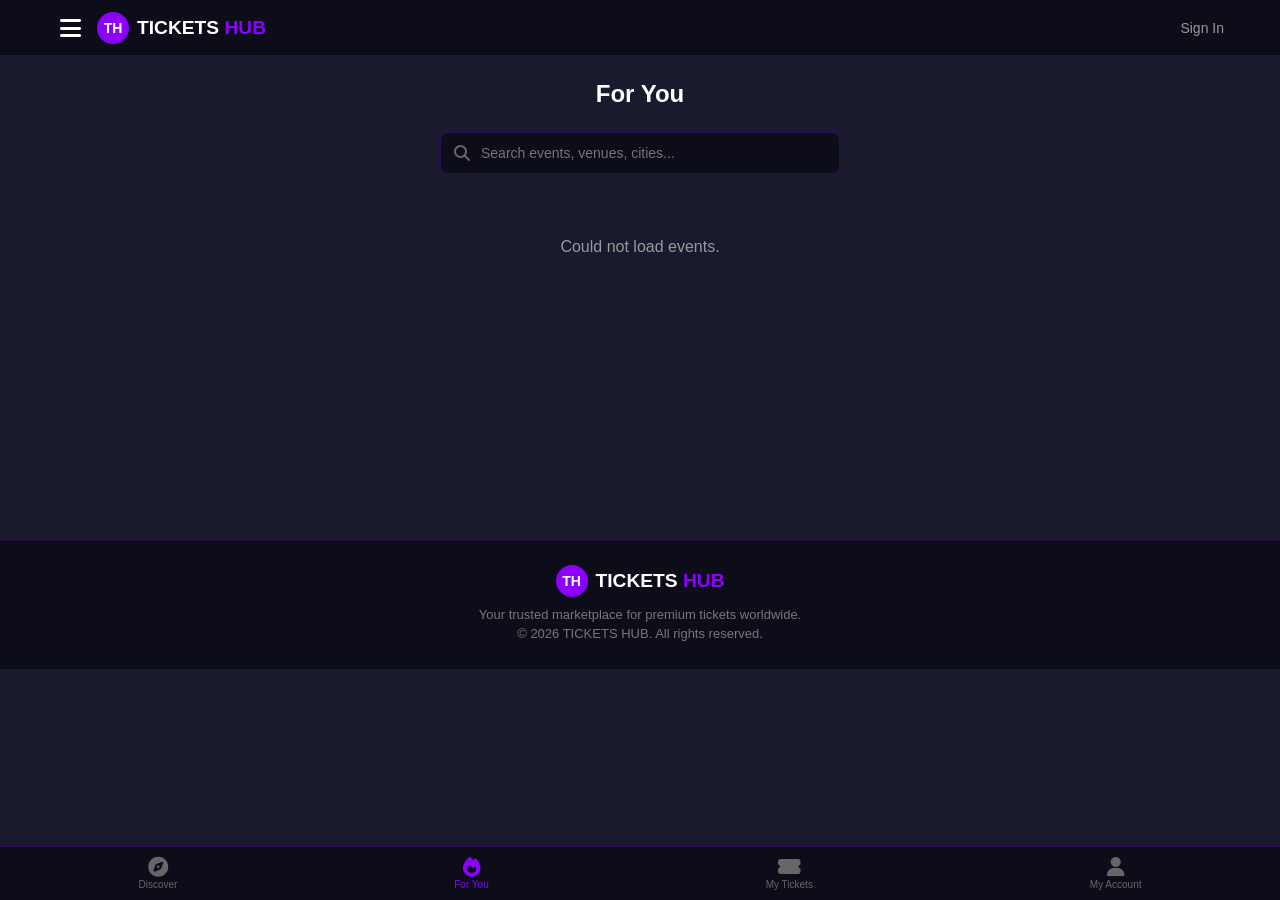
<file: events.html>
<!DOCTYPE html>
<html lang="en">
<head>
  <meta charset="UTF-8">
  <meta name="viewport" content="width=device-width, initial-scale=1.0">
  <title>Events — TICKETS HUB</title>
  <link rel="stylesheet" href="style.css">
  <link rel="stylesheet" href="https://cdnjs.cloudflare.com/ajax/libs/font-awesome/6.5.0/css/all.min.css">
</head>
<body>
  <div class="top-bar">
    <div class="top-bar-content">
      <div style="display:flex;align-items:center;gap:12px">
        <button class="hamburger-btn" onclick="toggleHamburger()">
          <i class="fas fa-bars"></i>
        </button>
        <a href="index.html" class="logo">
          <div class="logo-icon">TH</div>
          <span>TICKETS <span class="purple">HUB</span></span>
        </a>
      </div>
      <div id="userGreeting" class="user-greeting"></div>
    </div>
  </div>

  <div class="menu-overlay" id="menuOverlay" onclick="toggleHamburger()"></div>
  <div class="hamburger-menu" id="hamburgerMenu">
    <div class="menu-section">Menu</div>
    <a href="index.html"><i class="fas fa-home"></i> Home</a>
    <a href="events.html" class="active"><i class="fas fa-fire"></i> For You</a>
    <a href="my-tickets.html"><i class="fas fa-ticket-alt"></i> My Tickets</a>
    <a href="cart.html"><i class="fas fa-shopping-cart"></i> Cart</a>
    <div class="menu-section">Account</div>
    <a href="account.html"><i class="fas fa-user"></i> My Account</a>
    <a href="login.html" id="menuLogin"><i class="fas fa-sign-in-alt"></i> Sign In</a>
    <a href="register.html" id="menuRegister"><i class="fas fa-user-plus"></i> Register</a>
    <div class="menu-section" id="adminMenuSection" style="display:none">Admin</div>
    <a href="admin.html" id="menuAdmin" style="display:none"><i class="fas fa-cog"></i> Admin Panel</a>
    <a href="#" id="menuLogout" style="display:none" onclick="logout()"><i class="fas fa-sign-out-alt"></i> Sign Out</a>
  </div>

  <section class="page-section">
    <h1>For You</h1>
    
    <div class="search-bar">
      <i class="fas fa-search"></i>
      <input type="text" id="searchInput" placeholder="Search events, venues, cities..." onkeyup="filterEvents()">
    </div>

    <div class="events-grid" id="eventsContainer">
      <p class="text-gray" style="text-align:center;padding:40px;grid-column:1/-1">Loading events...</p>
    </div>
  </section>

  <nav class="bottom-nav">
    <a href="index.html" class="bottom-nav-item">
      <i class="fas fa-compass"></i>
      <span>Discover</span>
    </a>
    <a href="events.html" class="bottom-nav-item active">
      <i class="fas fa-fire"></i>
      <span>For You</span>
    </a>
    <a href="my-tickets.html" class="bottom-nav-item">
      <i class="fas fa-ticket-alt"></i>
      <span>My Tickets</span>
    </a>
    <a href="account.html" class="bottom-nav-item">
      <i class="fas fa-user"></i>
      <span>My Account</span>
    </a>
  </nav>

  <footer>
    <div class="footer-content">
      <div class="logo" style="justify-content:center">
        <div class="logo-icon">TH</div>
        <span>TICKETS <span class="purple">HUB</span></span>
      </div>
      <p>Your trusted marketplace for premium tickets worldwide.</p>
      <p class="copyright">&copy; 2026 TICKETS HUB. All rights reserved.</p>
    </div>
  </footer>

  <script>
    const BACKEND_URL = 'https://tickets-hub10-backend.onrender.com';

    function toggleHamburger() {
      document.getElementById('hamburgerMenu').classList.toggle('show');
      document.getElementById('menuOverlay').classList.toggle('show');
    }

    function logout() {
      localStorage.removeItem('th_user');
      window.location.href = 'index.html';
    }

    function checkUser() {
      const user = JSON.parse(localStorage.getItem('th_user') || 'null');
      const greeting = document.getElementById('userGreeting');
      const menuLogin = document.getElementById('menuLogin');
      const menuRegister = document.getElementById('menuRegister');
      const menuLogout = document.getElementById('menuLogout');
      const menuAdmin = document.getElementById('menuAdmin');
      const adminSection = document.getElementById('adminMenuSection');

      if (user) {
        greeting.innerHTML = `<span style="color:#C77DFF">Hi, ${user.name}</span>`;
        menuLogin.style.display = 'none';
        menuRegister.style.display = 'none';
        menuLogout.style.display = 'flex';
        if (user.isAdmin) {
          menuAdmin.style.display = 'flex';
          adminSection.style.display = 'block';
        }
      } else {
        greeting.innerHTML = `<a href="login.html" style="color:#999;text-decoration:none;font-size:14px">Sign In</a>`;
        menuLogin.style.display = 'flex';
        menuRegister.style.display = 'flex';
        menuLogout.style.display = 'none';
        menuAdmin.style.display = 'none';
        adminSection.style.display = 'none';
      }
    }

    function getCurrency(city) {
      if (city.includes('Korea')) return '₩';
      if (city.includes('Japan')) return '¥';
      if (city.includes('Thailand')) return '฿';
      return '₩';
    }

    async function loadEvents() {
      const container = document.getElementById('eventsContainer');
      try {
        const res = await fetch(`${BACKEND_URL}/api/events`);
        const events = await res.json();

        if (!events || events.length === 0) {
          container.innerHTML = '<p class="text-gray" style="text-align:center;padding:40px;grid-column:1/-1">No events available yet.</p>';
          return;
        }

        container.innerHTML = events.map(ev => {
          const currency = getCurrency(ev.city);
          return `
            <div class="event-card" data-title="${ev.name}" data-venue="${ev.venue}">
              <div class="event-img" style="background-image:url('${ev.image}')"></div>
              <div class="event-info">
                <h3>${ev.name}</h3>
                <p><i class="fas fa-calendar"></i> ${new Date(ev.date + 'T00:00:00').toLocaleDateString('en-US', { year: 'numeric', month: 'long', day: 'numeric' })}</p>
                <p><i class="fas fa-map-marker-alt"></i> ${ev.venue}, ${ev.city}</p>
                <div style="margin:8px 0">
                  <span class="badge">VIP</span>
                  <span class="price" style="display:inline;font-size:0.95em">${currency}${(ev.vipPrice || 0).toLocaleString()}</span>
                </div>
                <div style="margin:8px 0">
                  <span class="badge standard">Standard</span>
                  <span class="price" style="display:inline;font-size:0.95em">${currency}${(ev.stdPrice || 0).toLocaleString()}</span>
                </div>
                <button class="btn btn-primary btn-sm" onclick='addToCart("${ev.name.replace(/'/g, "\\'")}", "VIP", ${ev.vipPrice}, "${currency}")'>Buy VIP</button>
                <button class="btn btn-outline btn-sm" style="margin-left:6px" onclick='addToCart("${ev.name.replace(/'/g, "\\'")}", "Standard", ${ev.stdPrice}, "${currency}")'>Buy Standard</button>
              </div>
            </div>`;
        }).join('');

      } catch (e) {
        container.innerHTML = '<p class="text-gray" style="text-align:center;padding:40px;grid-column:1/-1">Could not load events.</p>';
      }
    }

    function filterEvents() {
      const input = document.getElementById('searchInput').value.toLowerCase();
      const cards = document.querySelectorAll('.event-card');
      cards.forEach(card => {
        const title = (card.getAttribute('data-title') || '').toLowerCase();
        const venue = (card.getAttribute('data-venue') || '').toLowerCase();
        card.style.display = title.includes(input) || venue.includes(input) ? 'block' : 'none';
      });
    }

    function addToCart(name, category, price, currency) {
      let cart = JSON.parse(localStorage.getItem('cart') || '[]');
      cart.push({ name, category, price, currency, qty: 1 });
      localStorage.setItem('cart', JSON.stringify(cart));
      alert(`${name} (${category}) added to cart!`);
    }

    checkUser();
    loadEvents();
  </script>
</body>
</html>
</file>
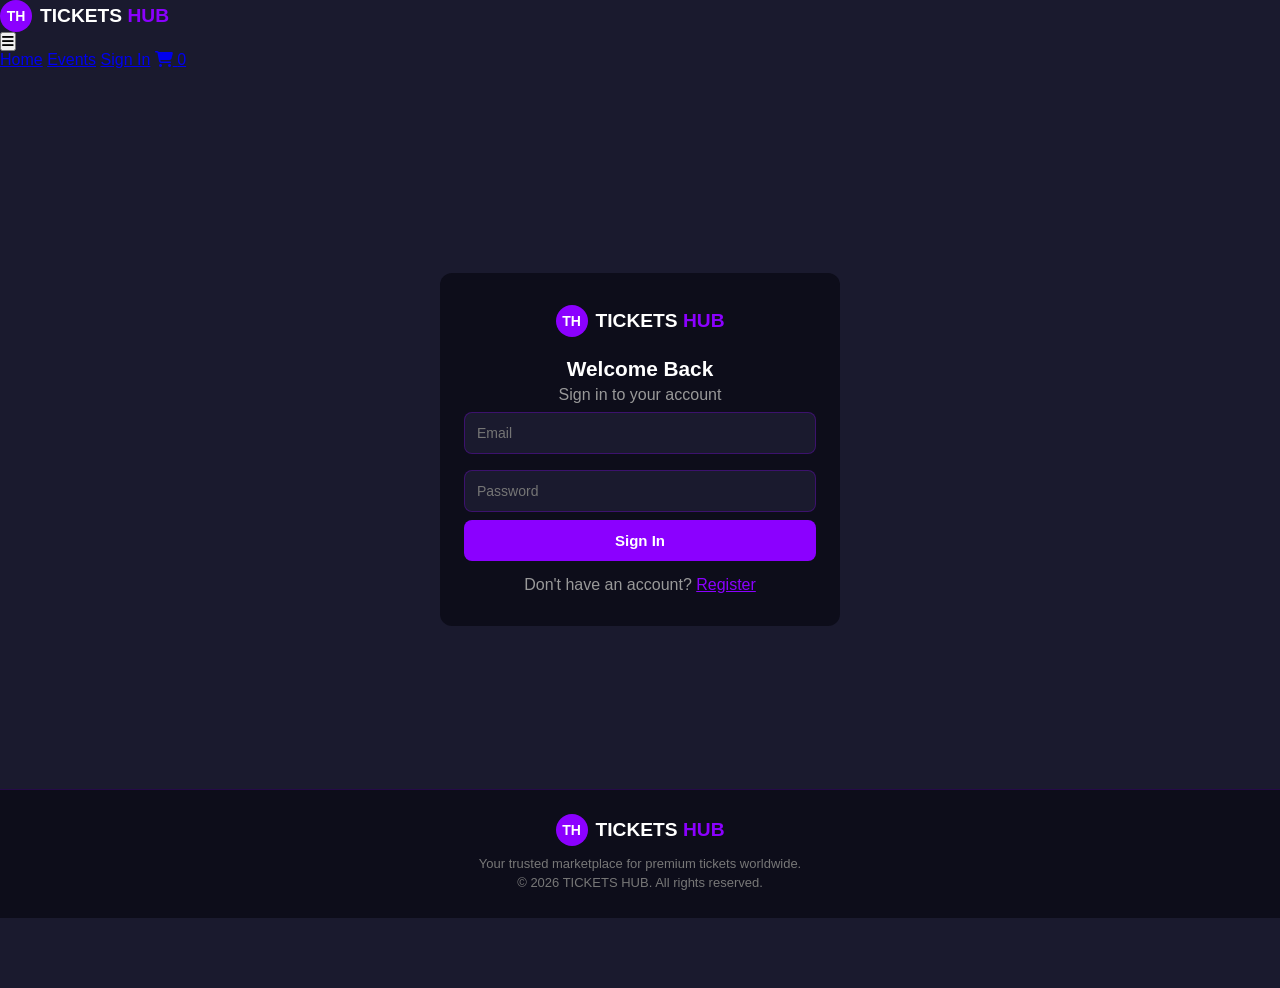
<file: login.html>
<!DOCTYPE html>
<html lang="en">
<head>
  <meta charset="UTF-8">
  <meta name="viewport" content="width=device-width, initial-scale=1.0">
  <title>Sign In — TICKETS HUB</title>
  <link rel="stylesheet" href="style.css">
  <link rel="stylesheet" href="https://cdnjs.cloudflare.com/ajax/libs/font-awesome/6.5.0/css/all.min.css">
</head>
<body>
  <nav class="navbar">
    <div class="nav-container">
      <a href="index.html" class="logo">
        <div class="logo-icon">TH</div>
        <span>TICKETS <span class="purple">HUB</span></span>
      </a>
      <button class="menu-toggle" onclick="toggleMenu()"><i class="fas fa-bars"></i></button>
      <div class="nav-links" id="navLinks">
        <a href="index.html">Home</a>
        <a href="events.html">Events</a>
        <a href="login.html" class="active">Sign In</a>
        <a href="cart.html" class="cart-link"><i class="fas fa-shopping-cart"></i> <span class="cart-badge">0</span></a>
      </div>
    </div>
  </nav>

  <section class="auth-section">
    <div class="auth-box">
      <div class="logo" style="justify-content:center;margin-bottom:20px">
        <div class="logo-icon">TH</div>
        <span>TICKETS <span class="purple">HUB</span></span>
      </div>
      <h2>Welcome Back</h2>
      <p class="text-gray">Sign in to your account</p>
      <div id="loginMessage" style="display:none;margin-bottom:10px;padding:10px;border-radius:6px;font-size:13px"></div>
      <form id="loginForm">
        <input type="email" id="loginEmail" placeholder="Email" required>
        <input type="password" id="loginPassword" placeholder="Password" required>
        <button type="submit" class="btn btn-primary btn-block">Sign In</button>
      </form>
      <p class="text-gray" style="margin-top:15px">Don't have an account? <a href="register.html" class="purple">Register</a></p>
    </div>
  </section>

  <footer>
    <div class="footer-content">
      <div class="logo" style="justify-content:center">
        <div class="logo-icon">TH</div>
        <span>TICKETS <span class="purple">HUB</span></span>
      </div>
      <p>Your trusted marketplace for premium tickets worldwide.</p>
      <p class="copyright">&copy; 2026 TICKETS HUB. All rights reserved.</p>
    </div>
  </footer>

  <script>
    const BACKEND_URL = 'https://tickets-hub10-backend.onrender.com';

    function toggleMenu() { document.getElementById('navLinks').classList.toggle('show'); }

    document.getElementById('loginForm').addEventListener('submit', async function(e) {
      e.preventDefault();
      
      const email = document.getElementById('loginEmail').value;
      const password = document.getElementById('loginPassword').value;
      const msg = document.getElementById('loginMessage');

      try {
        const res = await fetch(`${BACKEND_URL}/api/users/login`, {
          method: 'POST',
          headers: { 'Content-Type': 'application/json' },
          body: JSON.stringify({ email, password })
        });

        const data = await res.json();

        if (data.success) {
          localStorage.setItem('th_user', JSON.stringify(data.user));
          msg.style.display = 'block';
          msg.style.background = '#1a3a1a';
          msg.style.border = '1px solid #4CAF50';
          msg.style.color = '#4CAF50';
          msg.textContent = 'Login successful! Redirecting...';
          
          setTimeout(() => {
            if (data.user.isAdmin) {
              window.location.href = 'admin.html';
            } else {
              window.location.href = 'index.html';
            }
          }, 1000);
        } else {
          msg.style.display = 'block';
          msg.style.background = '#2d1b1b';
          msg.style.border = '1px solid #ff4444';
          msg.style.color = '#ff6666';
          msg.textContent = data.message || 'Invalid email or password';
        }
      } catch (error) {
        msg.style.display = 'block';
        msg.style.background = '#2d1b1b';
        msg.style.border = '1px solid #ff4444';
        msg.style.color = '#ff6666';
        msg.textContent = 'Could not connect to server. Make sure the backend is running.';
      }
    });
  </script>
</body>
</html>
</file>
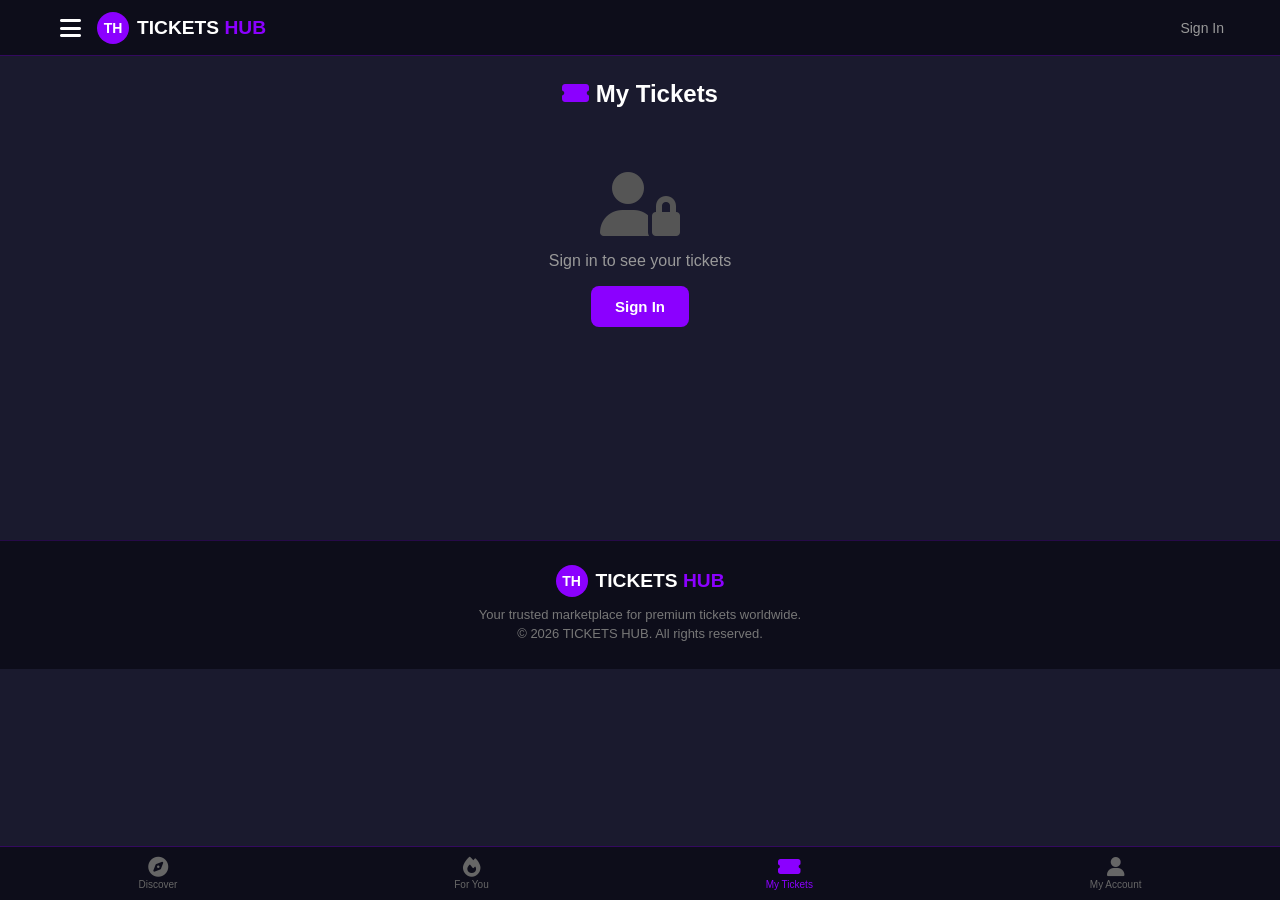
<file: my-tickets.html>
<!DOCTYPE html>
<html lang="en">
<head>
  <meta charset="UTF-8">
  <meta name="viewport" content="width=device-width, initial-scale=1.0">
  <title>My Tickets — TICKETS HUB</title>
  <link rel="stylesheet" href="style.css">
  <link rel="stylesheet" href="https://cdnjs.cloudflare.com/ajax/libs/font-awesome/6.5.0/css/all.min.css">
</head>
<body>
  <div class="top-bar">
    <div class="top-bar-content">
      <div style="display:flex;align-items:center;gap:12px">
        <button class="hamburger-btn" onclick="toggleHamburger()">
          <i class="fas fa-bars"></i>
        </button>
        <a href="index.html" class="logo">
          <div class="logo-icon">TH</div>
          <span>TICKETS <span class="purple">HUB</span></span>
        </a>
      </div>
      <div id="userGreeting" class="user-greeting"></div>
    </div>
  </div>

  <div class="menu-overlay" id="menuOverlay" onclick="toggleHamburger()"></div>
  <div class="hamburger-menu" id="hamburgerMenu">
    <div class="menu-section">Menu</div>
    <a href="index.html"><i class="fas fa-home"></i> Home</a>
    <a href="events.html"><i class="fas fa-fire"></i> For You</a>
    <a href="my-tickets.html" class="active"><i class="fas fa-ticket-alt"></i> My Tickets</a>
    <a href="cart.html"><i class="fas fa-shopping-cart"></i> Cart</a>
    <div class="menu-section">Account</div>
    <a href="account.html"><i class="fas fa-user"></i> My Account</a>
    <a href="login.html" id="menuLogin"><i class="fas fa-sign-in-alt"></i> Sign In</a>
    <a href="register.html" id="menuRegister"><i class="fas fa-user-plus"></i> Register</a>
    <div class="menu-section" id="adminMenuSection" style="display:none">Admin</div>
    <a href="admin.html" id="menuAdmin" style="display:none"><i class="fas fa-cog"></i> Admin Panel</a>
    <a href="#" id="menuLogout" style="display:none" onclick="logout()"><i class="fas fa-sign-out-alt"></i> Sign Out</a>
  </div>

  <section class="page-section">
    <h1><i class="fas fa-ticket-alt purple"></i> My Tickets</h1>
    <div id="ticketsContainer">
      <div class="empty-cart">
        <i class="fas fa-ticket-alt" style="font-size:64px;color:#555"></i>
        <p>Loading your tickets...</p>
      </div>
    </div>
  </section>

  <nav class="bottom-nav">
    <a href="index.html" class="bottom-nav-item">
      <i class="fas fa-compass"></i>
      <span>Discover</span>
    </a>
    <a href="events.html" class="bottom-nav-item">
      <i class="fas fa-fire"></i>
      <span>For You</span>
    </a>
    <a href="my-tickets.html" class="bottom-nav-item active">
      <i class="fas fa-ticket-alt"></i>
      <span>My Tickets</span>
    </a>
    <a href="account.html" class="bottom-nav-item">
      <i class="fas fa-user"></i>
      <span>My Account</span>
    </a>
  </nav>

  <footer>
    <div class="footer-content">
      <div class="logo" style="justify-content:center">
        <div class="logo-icon">TH</div>
        <span>TICKETS <span class="purple">HUB</span></span>
      </div>
      <p>Your trusted marketplace for premium tickets worldwide.</p>
      <p class="copyright">&copy; 2026 TICKETS HUB. All rights reserved.</p>
    </div>
  </footer>

  <script>
    const BACKEND_URL = 'https://tickets-hub10-backend.onrender.com';

    function toggleHamburger() {
      document.getElementById('hamburgerMenu').classList.toggle('show');
      document.getElementById('menuOverlay').classList.toggle('show');
    }

    function logout() {
      localStorage.removeItem('th_user');
      window.location.href = 'index.html';
    }

    function checkUser() {
      const user = JSON.parse(localStorage.getItem('th_user') || 'null');
      const greeting = document.getElementById('userGreeting');
      const menuLogin = document.getElementById('menuLogin');
      const menuRegister = document.getElementById('menuRegister');
      const menuLogout = document.getElementById('menuLogout');
      const menuAdmin = document.getElementById('menuAdmin');
      const adminSection = document.getElementById('adminMenuSection');

      if (user) {
        greeting.innerHTML = `<span style="color:#C77DFF">Hi, ${user.name}</span>`;
        menuLogin.style.display = 'none';
        menuRegister.style.display = 'none';
        menuLogout.style.display = 'flex';
        if (user.isAdmin) {
          menuAdmin.style.display = 'flex';
          adminSection.style.display = 'block';
        }
      } else {
        greeting.innerHTML = `<a href="login.html" style="color:#999;text-decoration:none;font-size:14px">Sign In</a>`;
        menuLogin.style.display = 'flex';
        menuRegister.style.display = 'flex';
        menuLogout.style.display = 'none';
        menuAdmin.style.display = 'none';
        adminSection.style.display = 'none';
      }
    }

    async function loadTickets() {
      const user = JSON.parse(localStorage.getItem('th_user') || 'null');
      const container = document.getElementById('ticketsContainer');
      
      if (!user) {
        container.innerHTML = `
          <div class="empty-cart">
            <i class="fas fa-user-lock" style="font-size:64px;color:#555"></i>
            <p>Sign in to see your tickets</p>
            <a href="login.html" class="btn btn-primary">Sign In</a>
          </div>`;
        return;
      }

      try {
        const res = await fetch(`${BACKEND_URL}/api/orders`);
        const orders = await res.json();
        const myOrders = orders.filter(o => o.customer && o.customer.email === user.email);

        if (myOrders.length === 0) {
          container.innerHTML = `
            <div class="empty-cart">
              <i class="fas fa-ticket-alt" style="font-size:64px;color:#555"></i>
              <p>No tickets purchased yet</p>
              <a href="events.html" class="btn btn-primary">Browse Events</a>
            </div>`;
          return;
        }

        container.innerHTML = myOrders.map(order => `
          <div class="order-card" style="margin-bottom:12px">
            <div style="display:flex;justify-content:space-between;align-items:center">
              <div>
                <p><strong>Order #${order.id}</strong></p>
                <p class="text-gray" style="font-size:13px">${new Date(order.date).toLocaleDateString()}</p>
              </div>
              <span class="badge ${order.status === 'completed' ? 'standard' : ''}">${order.status}</span>
            </div>
            <div style="margin-top:8px;font-size:13px;color:#ccc">
              ${(order.items || []).map(item => `<div>🎫 ${item.name} (${item.category}) x${item.qty || 1}</div>`).join('')}
            </div>
            <p class="price" style="font-size:14px;margin-top:5px">Total: ₩${(order.total || 0).toLocaleString()}</p>
          </div>
        `).join('');
      } catch (e) {
        container.innerHTML = '<p class="text-gray" style="text-align:center;padding:40px">Could not load tickets. Make sure the backend is running.</p>';
      }
    }

    checkUser();
    loadTickets();
  </script>
</body>
</html>
</file>
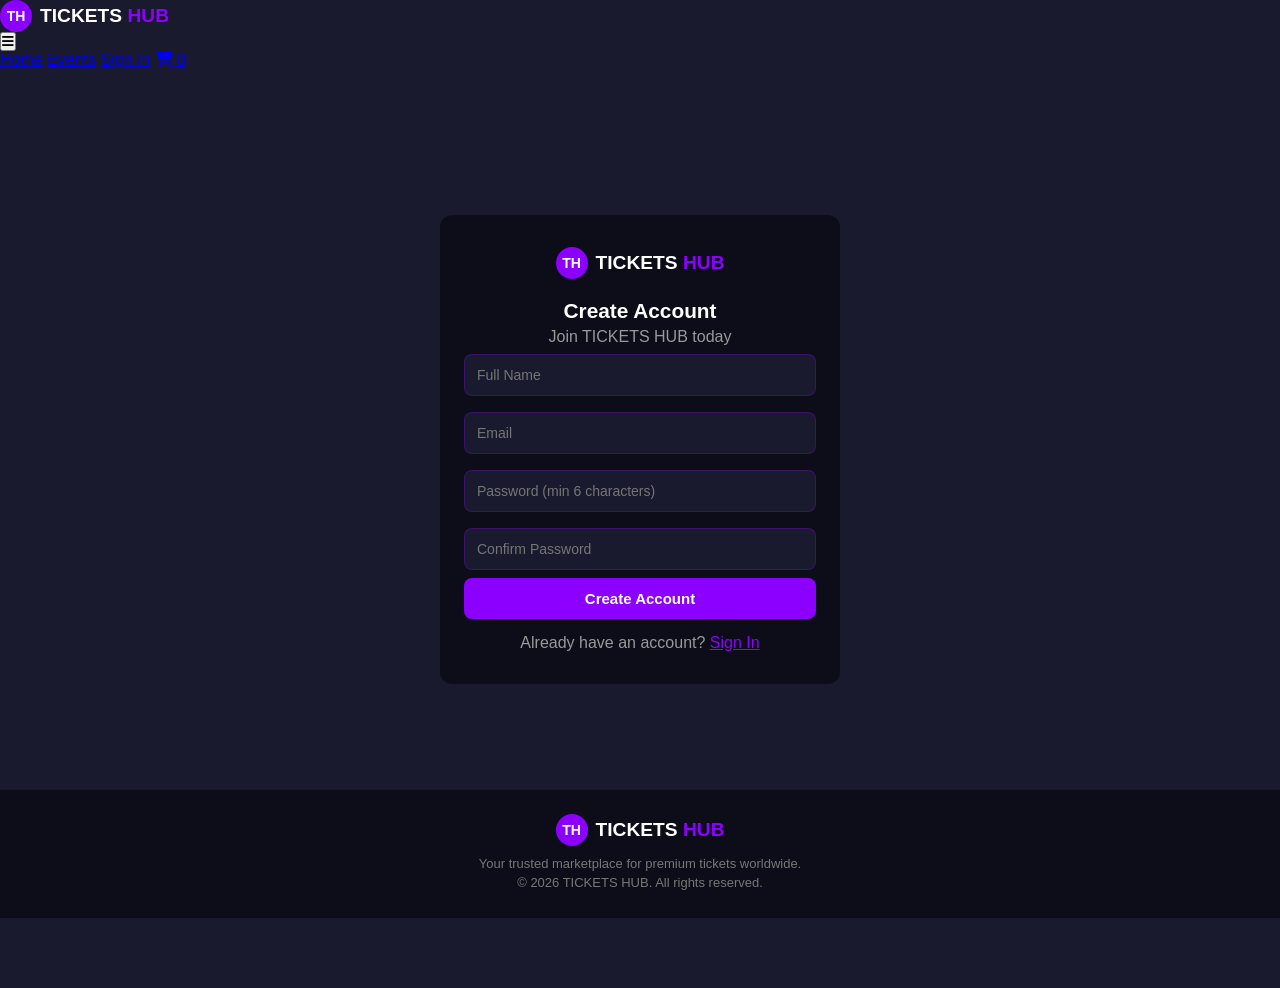
<file: register.html>
<!DOCTYPE html>
<html lang="en">
<head>
  <meta charset="UTF-8">
  <meta name="viewport" content="width=device-width, initial-scale=1.0">
  <title>Register — TICKETS HUB</title>
  <link rel="stylesheet" href="style.css">
  <link rel="stylesheet" href="https://cdnjs.cloudflare.com/ajax/libs/font-awesome/6.5.0/css/all.min.css">
</head>
<body>
  <nav class="navbar">
    <div class="nav-container">
      <a href="index.html" class="logo">
        <div class="logo-icon">TH</div>
        <span>TICKETS <span class="purple">HUB</span></span>
      </a>
      <button class="menu-toggle" onclick="toggleMenu()"><i class="fas fa-bars"></i></button>
      <div class="nav-links" id="navLinks">
        <a href="index.html">Home</a>
        <a href="events.html">Events</a>
        <a href="login.html">Sign In</a>
        <a href="cart.html" class="cart-link"><i class="fas fa-shopping-cart"></i> <span class="cart-badge">0</span></a>
      </div>
    </div>
  </nav>

  <section class="auth-section">
    <div class="auth-box">
      <div class="logo" style="justify-content:center;margin-bottom:20px">
        <div class="logo-icon">TH</div>
        <span>TICKETS <span class="purple">HUB</span></span>
      </div>
      <h2>Create Account</h2>
      <p class="text-gray">Join TICKETS HUB today</p>
      <div id="registerMessage" style="display:none;margin-bottom:10px;padding:10px;border-radius:6px;font-size:13px"></div>
      <form id="registerForm">
        <input type="text" id="regName" placeholder="Full Name" required>
        <input type="email" id="regEmail" placeholder="Email" required>
        <input type="password" id="regPassword" placeholder="Password (min 6 characters)" required minlength="6">
        <input type="password" id="regConfirm" placeholder="Confirm Password" required>
        <button type="submit" class="btn btn-primary btn-block">Create Account</button>
      </form>
      <p class="text-gray" style="margin-top:15px">Already have an account? <a href="login.html" class="purple">Sign In</a></p>
    </div>
  </section>

  <footer>
    <div class="footer-content">
      <div class="logo" style="justify-content:center">
        <div class="logo-icon">TH</div>
        <span>TICKETS <span class="purple">HUB</span></span>
      </div>
      <p>Your trusted marketplace for premium tickets worldwide.</p>
      <p class="copyright">&copy; 2026 TICKETS HUB. All rights reserved.</p>
    </div>
  </footer>

  <script>
    const BACKEND_URL = 'https://tickets-hub10-backend.onrender.com';

    function toggleMenu() { document.getElementById('navLinks').classList.toggle('show'); }

    document.getElementById('registerForm').addEventListener('submit', async function(e) {
      e.preventDefault();
      
      const name = document.getElementById('regName').value;
      const email = document.getElementById('regEmail').value;
      const password = document.getElementById('regPassword').value;
      const confirm = document.getElementById('regConfirm').value;
      const msg = document.getElementById('registerMessage');

      // Client-side validation
      if (password !== confirm) {
        msg.style.display = 'block';
        msg.style.background = '#2d1b1b';
        msg.style.border = '1px solid #ff4444';
        msg.style.color = '#ff6666';
        msg.textContent = 'Passwords do not match';
        return;
      }

      if (password.length < 6) {
        msg.style.display = 'block';
        msg.style.background = '#2d1b1b';
        msg.style.border = '1px solid #ff4444';
        msg.style.color = '#ff6666';
        msg.textContent = 'Password must be at least 6 characters';
        return;
      }

      try {
        const res = await fetch(`${BACKEND_URL}/api/users/register`, {
          method: 'POST',
          headers: { 'Content-Type': 'application/json' },
          body: JSON.stringify({ name, email, password })
        });

        const data = await res.json();

        if (data.success) {
          msg.style.display = 'block';
          msg.style.background = '#1a3a1a';
          msg.style.border = '1px solid #4CAF50';
          msg.style.color = '#4CAF50';
          msg.textContent = 'Account created successfully! Redirecting to login...';
          
          setTimeout(() => {
            window.location.href = 'login.html';
          }, 1500);
        } else {
          msg.style.display = 'block';
          msg.style.background = '#2d1b1b';
          msg.style.border = '1px solid #ff4444';
          msg.style.color = '#ff6666';
          msg.textContent = data.message || 'Registration failed. Email may already be in use.';
        }
      } catch (error) {
        msg.style.display = 'block';
        msg.style.background = '#2d1b1b';
        msg.style.border = '1px solid #ff4444';
        msg.style.color = '#ff6666';
        msg.textContent = 'Could not connect to server. Make sure the backend is running.';
      }
    });
  </script>
</body>
</html>
</file>
<file: style.css>
* {
  margin: 0;
  padding: 0;
  box-sizing: border-box;
}

body {
  font-family: -apple-system, BlinkMacSystemFont, 'Segoe UI', Roboto, Oxygen, Ubuntu, sans-serif;
  background: #1A1A2E;
  color: white;
  min-height: 100vh;
  padding-bottom: 70px; /* Space for bottom nav */
}

.purple { color: #8B00FF; }
.text-gray { color: #999; }
.text-small { font-size: 13px; color: #888; margin-top: 10px; }

/* ===== TOP BAR ===== */
.top-bar {
  background: #0D0D1A;
  border-bottom: 1px solid rgba(139, 0, 255, 0.3);
  position: fixed;
  top: 0;
  left: 0;
  right: 0;
  z-index: 100;
  height: 56px;
}

.top-bar-content {
  max-width: 1200px;
  margin: 0 auto;
  padding: 0 16px;
  display: flex;
  align-items: center;
  justify-content: space-between;
  height: 56px;
}

.user-greeting {
  font-size: 14px;
}

/* ===== LOGO ===== */
.logo {
  display: flex;
  align-items: center;
  gap: 8px;
  text-decoration: none;
  color: white;
  font-weight: bold;
  font-size: 1.2em;
}

.logo-icon {
  width: 32px;
  height: 32px;
  background: #8B00FF;
  border-radius: 50%;
  display: flex;
  align-items: center;
  justify-content: center;
  font-size: 14px;
  color: white;
  flex-shrink: 0;
}

/* ===== BUTTONS ===== */
.btn {
  padding: 12px 24px;
  border-radius: 8px;
  font-size: 15px;
  font-weight: 600;
  text-decoration: none;
  display: inline-block;
  cursor: pointer;
  border: none;
  transition: 0.2s;
  text-align: center;
}

.btn-primary { background: #8B00FF; color: white; }
.btn-primary:hover { background: #7A00E0; }

.btn-outline {
  background: transparent;
  color: #C77DFF;
  border: 2px solid #8B00FF;
}
.btn-outline:hover { background: rgba(139, 0, 255, 0.1); }

.btn-sm { padding: 8px 16px; font-size: 13px; }
.btn-block { width: 100%; display: block; }

/* ===== HERO ===== */
.hero {
  background: linear-gradient(135deg, #1A1A2E 0%, #2D1B4E 50%, #1A1A2E 100%);
  padding: 100px 20px 60px;
  text-align: center;
}

.hero-content { max-width: 700px; margin: 0 auto; }
.hero h1 { font-size: 2.2em; margin-bottom: 15px; }
.hero p { font-size: 1em; color: #ccc; margin-bottom: 30px; line-height: 1.6; }

.hero-buttons {
  display: flex;
  gap: 12px;
  justify-content: center;
  flex-wrap: wrap;
}

/* ===== FEATURES ===== */
.features {
  display: grid;
  grid-template-columns: repeat(3, 1fr);
  gap: 16px;
  max-width: 900px;
  margin: 0 auto;
  padding: 40px 20px;
}

.feature-card { text-align: center; padding: 24px 16px; }
.feature-card i { font-size: 36px; color: #8B00FF; margin-bottom: 12px; }
.feature-card h3 { font-size: 16px; margin-bottom: 8px; }
.feature-card p { color: #999; font-size: 13px; }

/* ===== EVENTS GRID ===== */
.featured-section { padding: 40px 20px; background: #0D0D1A; }
.featured-section h2, .page-section h1 { 
  text-align: center; 
  margin-bottom: 24px; 
  font-size: 1.5em; 
}

.page-section { 
  max-width: 1100px; 
  margin: 0 auto; 
  padding: 80px 20px 30px; 
  min-height: 60vh; 
}

.events-grid {
  display: grid;
  grid-template-columns: repeat(auto-fill, minmax(280px, 1fr));
  gap: 20px;
  max-width: 1100px;
  margin: 0 auto;
}

.event-card {
  background: #0D0D1A;
  border-radius: 12px;
  overflow: hidden;
  cursor: pointer;
  transition: 0.3s;
  border: 1px solid transparent;
}

.event-card:hover { border-color: #8B00FF; transform: translateY(-2px); }

.event-img {
  height: 160px;
  background-size: cover;
  background-position: center;
  transition: 0.3s;
}

.event-card:hover .event-img { transform: scale(1.05); }

.event-info { padding: 14px; }
.event-info h3 { font-size: 0.95em; margin-bottom: 6px; }
.event-info p { color: #999; font-size: 12px; margin-bottom: 3px; }
.event-info p i { margin-right: 5px; color: #8B00FF; width: 14px; }

.badge {
  display: inline-block;
  background: #8B00FF;
  color: white;
  font-size: 10px;
  padding: 2px 8px;
  border-radius: 4px;
  margin-right: 6px;
  text-transform: uppercase;
}

.badge.standard {
  background: #333;
  border: 1px solid #8B00FF;
  color: #C77DFF;
}

.price { color: #C77DFF; font-weight: bold; font-size: 1em; display: block; margin: 6px 0; }

/* ===== SEARCH ===== */
.search-bar {
  position: relative;
  max-width: 400px;
  margin: 0 auto 24px;
}

.search-bar i {
  position: absolute;
  left: 14px;
  top: 50%;
  transform: translateY(-50%);
  color: #666;
}

.search-bar input {
  width: 100%;
  padding: 12px 14px 12px 40px;
  border-radius: 8px;
  border: 1px solid rgba(139, 0, 255, 0.3);
  background: #0D0D1A;
  color: white;
  font-size: 14px;
}

.search-bar input:focus { outline: none; border-color: #8B00FF; }

/* ===== CART ===== */
.cart-items { display: flex; flex-direction: column; gap: 10px; }

.cart-item {
  background: #0D0D1A;
  padding: 14px;
  border-radius: 10px;
  display: flex;
  justify-content: space-between;
  align-items: center;
}

.cart-item h3 { font-size: 14px; margin-bottom: 4px; }
.cart-item-right { display: flex; align-items: center; gap: 10px; }

.btn-remove { background: none; border: none; color: #ff4444; cursor: pointer; font-size: 16px; }

.cart-summary {
  background: #0D0D1A;
  padding: 18px;
  border-radius: 10px;
  margin-top: 16px;
}

.cart-total { display: flex; justify-content: space-between; align-items: center; margin-bottom: 12px; }

.empty-cart { text-align: center; padding: 40px 20px; }
.empty-cart p { margin: 16px 0; font-size: 16px; color: #999; }

/* ===== AUTH ===== */
.auth-section {
  display: flex;
  align-items: center;
  justify-content: center;
  min-height: 80vh;
  padding: 80px 20px 40px;
}

.auth-box {
  background: #0D0D1A;
  padding: 32px 24px;
  border-radius: 12px;
  width: 100%;
  max-width: 400px;
  text-align: center;
}

.auth-box h2 { margin-bottom: 5px; font-size: 1.3em; }

.auth-box input {
  width: 100%;
  padding: 12px;
  margin: 8px 0;
  border-radius: 8px;
  border: 1px solid rgba(139, 0, 255, 0.3);
  background: #1A1A2E;
  color: white;
  font-size: 14px;
}

.auth-box input:focus { outline: none; border-color: #8B00FF; }

/* ===== CHECKOUT ===== */
.checkout-layout { display: grid; grid-template-columns: 1fr 1fr; gap: 24px; }

.checkout-form input, .checkout-form textarea {
  width: 100%;
  padding: 12px;
  margin: 6px 0;
  border-radius: 8px;
  border: 1px solid rgba(139, 0, 255, 0.3);
  background: #0D0D1A;
  color: white;
  font-size: 14px;
  font-family: inherit;
}

.checkout-form input:focus, .checkout-form textarea:focus { outline: none; border-color: #8B00FF; }
.checkout-form textarea { resize: vertical; }

.qr-section { display: flex; align-items: center; justify-content: center; }

.qr-box {
  background: #0D0D1A;
  padding: 30px;
  border-radius: 12px;
  text-align: center;
  width: 100%;
}

.qr-placeholder {
  background: white;
  padding: 24px;
  border-radius: 12px;
  margin: 16px auto;
  display: inline-block;
}

/* ===== ADMIN STATS ===== */
.stats-grid { display: grid; grid-template-columns: repeat(3, 1fr); gap: 16px; margin-bottom: 24px; }

.stat-card {
  background: #0D0D1A;
  padding: 20px;
  border-radius: 10px;
  text-align: center;
}

.stat-card i { font-size: 28px; color: #8B00FF; margin-bottom: 8px; }
.stat-label { color: #999; font-size: 12px; margin-bottom: 4px; }
.stat-number { font-size: 1.6em; font-weight: bold; }

/* ===== ADMIN SECTION ===== */
.admin-section {
  background: #0D0D1A;
  border-radius: 10px;
  padding: 20px;
  margin-bottom: 24px;
}

.section-header { display: flex; justify-content: space-between; align-items: center; margin-bottom: 16px; }
.section-header h2 { margin: 0; font-size: 1.1em; }

.table-container { overflow-x: auto; }

table { width: 100%; border-collapse: collapse; text-align: left; }
th { color: #999; font-size: 12px; padding-bottom: 10px; border-bottom: 1px solid #333; }
td { padding: 12px 0; border-bottom: 1px solid rgba(255,255,255,0.05); font-size: 13px; }

.btn-edit { background: none; border: none; color: #C77DFF; cursor: pointer; margin-right: 8px; font-size: 13px; }
.btn-delete { background: none; border: none; color: #ff4444; cursor: pointer; font-size: 13px; }

/* ===== MODAL ===== */
.modal {
  position: fixed;
  top: 0; left: 0; right: 0; bottom: 0;
  background: rgba(0,0,0,0.8);
  display: flex;
  align-items: center;
  justify-content: center;
  z-index: 200;
  padding: 20px;
}

.modal-content {
  background: #1A1A2E;
  padding: 24px;
  border-radius: 12px;
  width: 100%;
  max-width: 480px;
  position: relative;
  max-height: 90vh;
  overflow-y: auto;
}

.close {
  position: absolute;
  top: 12px; right: 16px;
  font-size: 26px;
  color: #999;
  cursor: pointer;
}

.modal-content h2 { margin-bottom: 16px; font-size: 1.2em; }

.modal-content input {
  width: 100%;
  padding: 12px;
  margin: 6px 0;
  border-radius: 8px;
  border: 1px solid rgba(139, 0, 255, 0.3);
  background: #0D0D1A;
  color: white;
}

.modal-content label {
  color: #999;
  font-size: 13px;
  display: block;
  margin-top: 8px;
}

/* ===== ORDERS ===== */
.orders-list { display: flex; flex-direction: column; gap: 10px; }

.order-card {
  background: #1A1A2E;
  padding: 14px;
  border-radius: 8px;
  border: 1px solid rgba(139, 0, 255, 0.2);
}

/* ===== BOTTOM NAVIGATION (Ticketmaster Style) ===== */
.bottom-nav {
  position: fixed;
  bottom: 0;
  left: 0;
  right: 0;
  background: #0D0D1A;
  border-top: 1px solid rgba(139, 0, 255, 0.3);
  display: flex;
  justify-content: space-around;
  padding: 6px 0;
  padding-bottom: max(6px, env(safe-area-inset-bottom, 6px));
  z-index: 100;
}

.bottom-nav-item {
  display: flex;
  flex-direction: column;
  align-items: center;
  gap: 2px;
  color: #666;
  text-decoration: none;
  font-size: 10px;
  transition: 0.2s;
  padding: 4px 12px;
}

.bottom-nav-item i {
  font-size: 20px;
}

.bottom-nav-item.active {
  color: #8B00FF;
}

.bottom-nav-item:hover {
  color: #C77DFF;
}

/* ===== HAMBURGER MENU (Three dashes) ===== */
.hamburger-btn {
  background: none;
  border: none;
  color: white;
  font-size: 24px;
  cursor: pointer;
  padding: 4px;
  display: flex;
  align-items: center;
}

.hamburger-menu {
  display: none;
  position: fixed;
  top: 56px;
  left: 0;
  bottom: 0;
  width: 260px;
  background: #0D0D1A;
  border-right: 2px solid #8B00FF;
  z-index: 99;
  padding: 16px 0;
  overflow-y: auto;
}

.hamburger-menu.show {
  display: block;
}

.hamburger-menu a {
  display: flex;
  align-items: center;
  gap: 14px;
  padding: 14px 20px;
  color: #ccc;
  text-decoration: none;
  font-size: 14px;
  transition: 0.2s;
  border-left: 3px solid transparent;
}

.hamburger-menu a:hover,
.hamburger-menu a.active {
  background: rgba(139, 0, 255, 0.1);
  color: #C77DFF;
  border-left-color: #8B00FF;
}

.hamburger-menu a i {
  width: 20px;
  text-align: center;
  color: #8B00FF;
}

.hamburger-menu .menu-section {
  color: #555;
  font-size: 11px;
  text-transform: uppercase;
  letter-spacing: 1px;
  padding: 16px 20px 8px;
}

/* Overlay when menu is open */
.menu-overlay {
  display: none;
  position: fixed;
  top: 56px;
  left: 0;
  right: 0;
  bottom: 0;
  background: rgba(0,0,0,0.5);
  z-index: 98;
}

.menu-overlay.show {
  display: block;
}

/* ===== FOOTER ===== */
footer {
  background: #0D0D1A;
  border-top: 1px solid rgba(139, 0, 255, 0.2);
  padding: 24px 20px;
  text-align: center;
}

.footer-content { max-width: 500px; margin: 0 auto; }
.footer-content .logo { justify-content: center; margin-bottom: 10px; }
.footer-content p { color: #777; font-size: 13px; margin-bottom: 4px; }
.copyright { font-size: 11px; color: #555; }

/* ===== RESPONSIVE ===== */
@media (max-width: 768px) {
  .hero h1 { font-size: 1.6em; }
  .hero { padding: 80px 16px 40px; }
  .features { grid-template-columns: 1fr; padding: 24px 16px; }
  .stats-grid { grid-template-columns: 1fr; }
  .checkout-layout { grid-template-columns: 1fr; }
  .events-grid { grid-template-columns: 1fr; }
  .hero-buttons { flex-direction: column; align-items: stretch; }
  
  .page-section { 
    padding: 72px 16px 20px; 
  }
  }
</file>
